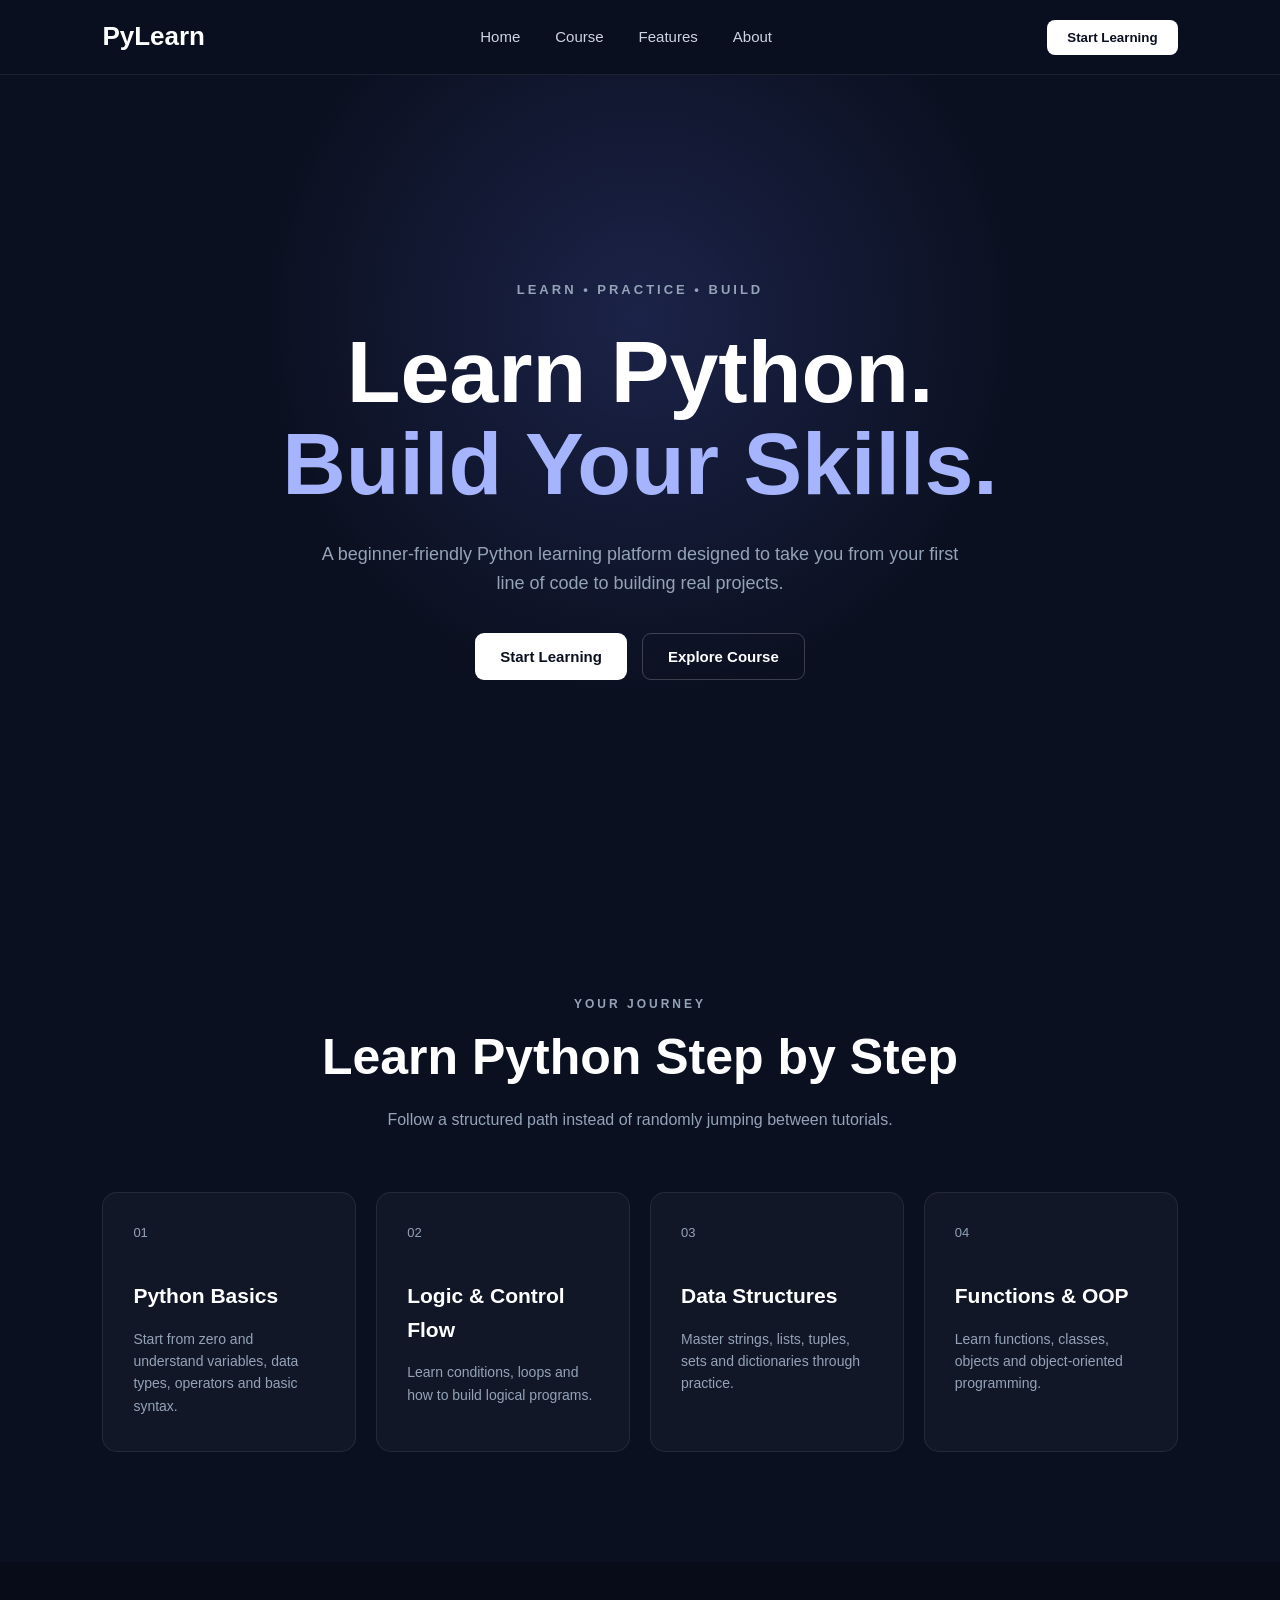
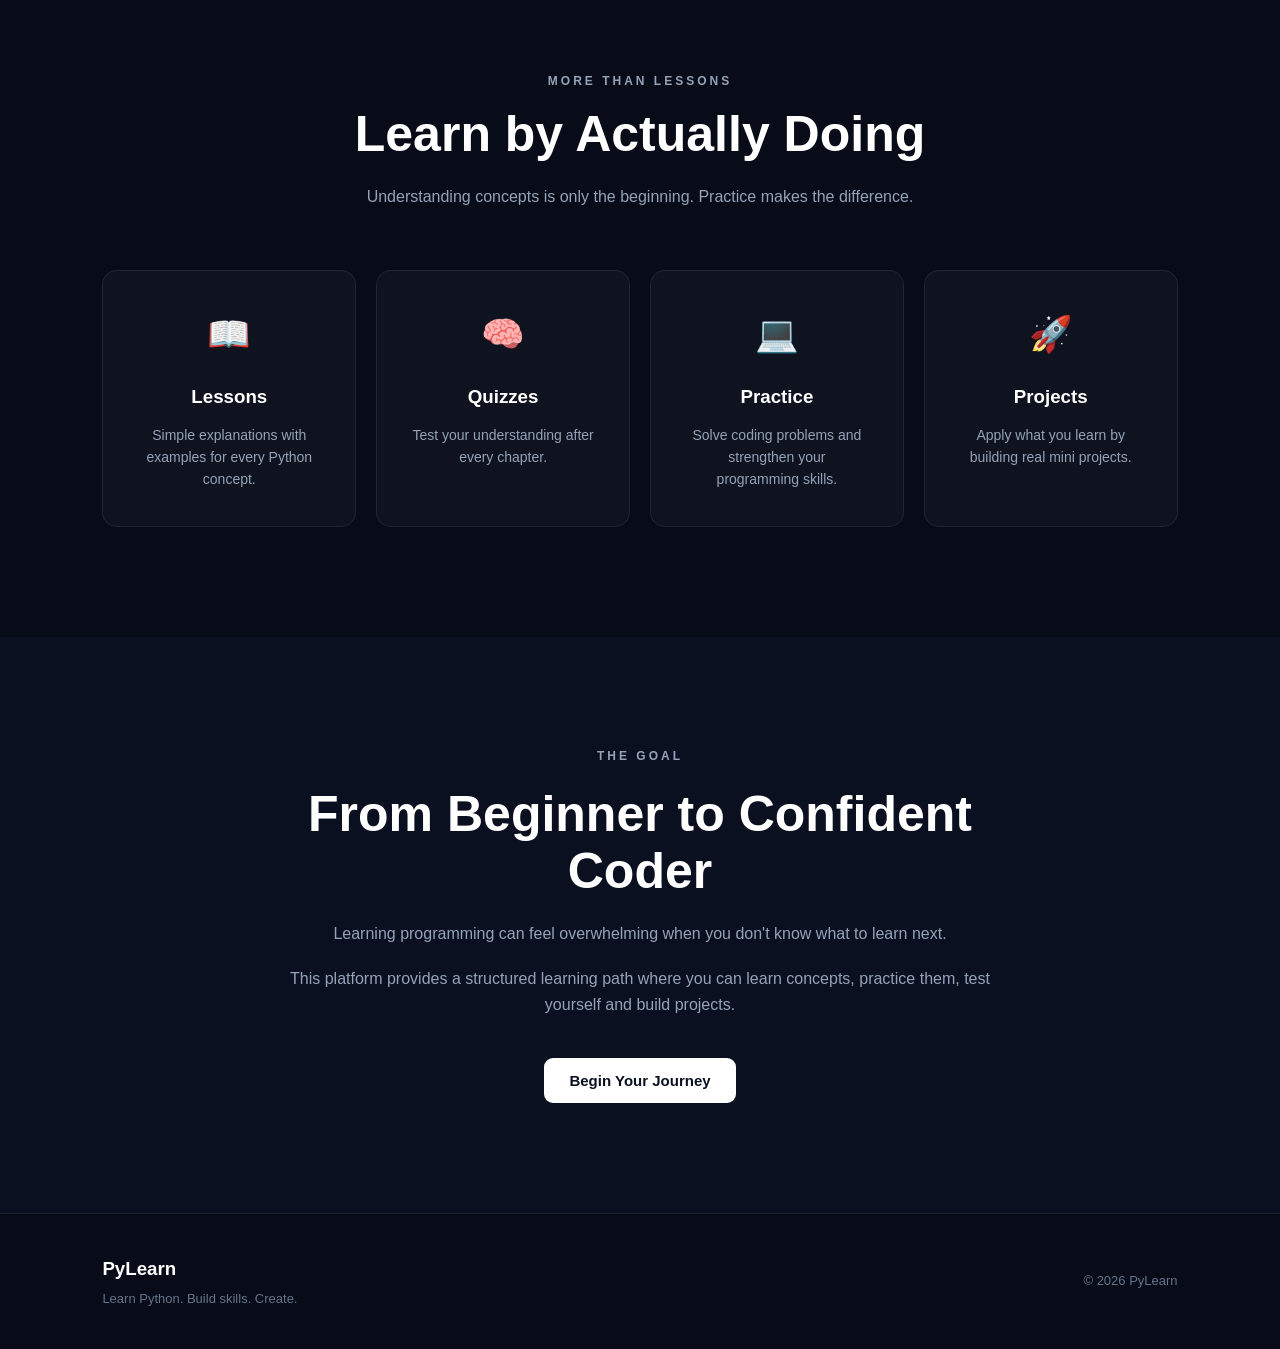
<file: frontend/index.html>
<!DOCTYPE html>
<html lang="en">
<head>
    <meta charset="UTF-8">
    <meta name="viewport" content="width=device-width, initial-scale=1.0">

    <title>Python Learning Platform</title>

    <link rel="stylesheet" href="css/style.css">
</head>

<body>

    <!-- Navigation Bar -->
    <header class="navbar">
        <div class="logo">
            PyLearn
        </div>

        <nav>
            <a href="#home">Home</a>
            <a href="#course">Course</a>
            <a href="#features">Features</a>
            <a href="#about">About</a>
        </nav>

        <button class="nav-button" onclick="startLearning()">
            Start Learning
        </button>
    </header>


    <!-- Hero Section -->
    <main>

        <section class="hero" id="home">

            <div class="hero-content">

                <p class="tagline">LEARN • PRACTICE • BUILD</p>

                <h1>
                    Learn Python.
                    <span>Build Your Skills.</span>
                </h1>

                <p class="hero-description">
                    A beginner-friendly Python learning platform designed
                    to take you from your first line of code to building
                    real projects.
                </p>

                <div class="hero-buttons">
                    <button class="primary-button" onclick="startLearning()">
                        Start Learning
                    </button>

                    <button class="secondary-button" onclick="exploreCourse()">
                        Explore Course
                    </button>
                </div>

            </div>

        </section>


        <!-- Course Section -->
        <section class="course-section" id="course">

            <div class="section-heading">
                <p class="section-label">YOUR JOURNEY</p>

                <h2>
                    Learn Python Step by Step
                </h2>

                <p>
                    Follow a structured path instead of randomly jumping
                    between tutorials.
                </p>
            </div>


            <div class="course-grid">

                <div class="course-card">
                    <div class="card-number">01</div>

                    <h3>Python Basics</h3>

                    <p>
                        Start from zero and understand variables,
                        data types, operators and basic syntax.
                    </p>
                </div>


                <div class="course-card">
                    <div class="card-number">02</div>

                    <h3>Logic & Control Flow</h3>

                    <p>
                        Learn conditions, loops and how to build
                        logical programs.
                    </p>
                </div>


                <div class="course-card">
                    <div class="card-number">03</div>

                    <h3>Data Structures</h3>

                    <p>
                        Master strings, lists, tuples, sets and
                        dictionaries through practice.
                    </p>
                </div>


                <div class="course-card">
                    <div class="card-number">04</div>

                    <h3>Functions & OOP</h3>

                    <p>
                        Learn functions, classes, objects and
                        object-oriented programming.
                    </p>
                </div>

            </div>

        </section>


        <!-- Features Section -->
        <section class="features-section" id="features">

            <div class="section-heading">
                <p class="section-label">MORE THAN LESSONS</p>

                <h2>
                    Learn by Actually Doing
                </h2>

                <p>
                    Understanding concepts is only the beginning.
                    Practice makes the difference.
                </p>
            </div>


            <div class="features-grid">

                <div class="feature-card">

                    <div class="feature-icon">
                        📖
                    </div>

                    <h3>Lessons</h3>

                    <p>
                        Simple explanations with examples
                        for every Python concept.
                    </p>

                </div>


                <div class="feature-card">

                    <div class="feature-icon">
                        🧠
                    </div>

                    <h3>Quizzes</h3>

                    <p>
                        Test your understanding after every
                        chapter.
                    </p>

                </div>


                <div class="feature-card">

                    <div class="feature-icon">
                        💻
                    </div>

                    <h3>Practice</h3>

                    <p>
                        Solve coding problems and strengthen
                        your programming skills.
                    </p>

                </div>


                <div class="feature-card">

                    <div class="feature-icon">
                        🚀
                    </div>

                    <h3>Projects</h3>

                    <p>
                        Apply what you learn by building
                        real mini projects.
                    </p>

                </div>

            </div>

        </section>


        <!-- About Section -->
        <section class="about-section" id="about">

            <div class="about-content">

                <p class="section-label">THE GOAL</p>

                <h2>
                    From Beginner to Confident Coder
                </h2>

                <p>
                    Learning programming can feel overwhelming when
                    you don't know what to learn next.
                </p>

                <p>
                    This platform provides a structured learning path
                    where you can learn concepts, practice them,
                    test yourself and build projects.
                </p>

                <button class="primary-button" onclick="startLearning()">
                    Begin Your Journey
                </button>

            </div>

        </section>

    </main>


    <!-- Footer -->
    <footer>

        <div class="footer-content">

            <div>
                <h3>PyLearn</h3>

                <p>
                    Learn Python. Build skills. Create.
                </p>
            </div>

            <div>
                <p>
                    © 2026 PyLearn
                </p>
            </div>

        </div>

    </footer>


    <!-- JavaScript -->
    <script src="js/script.js"></script>

</body>
</html>
</file>
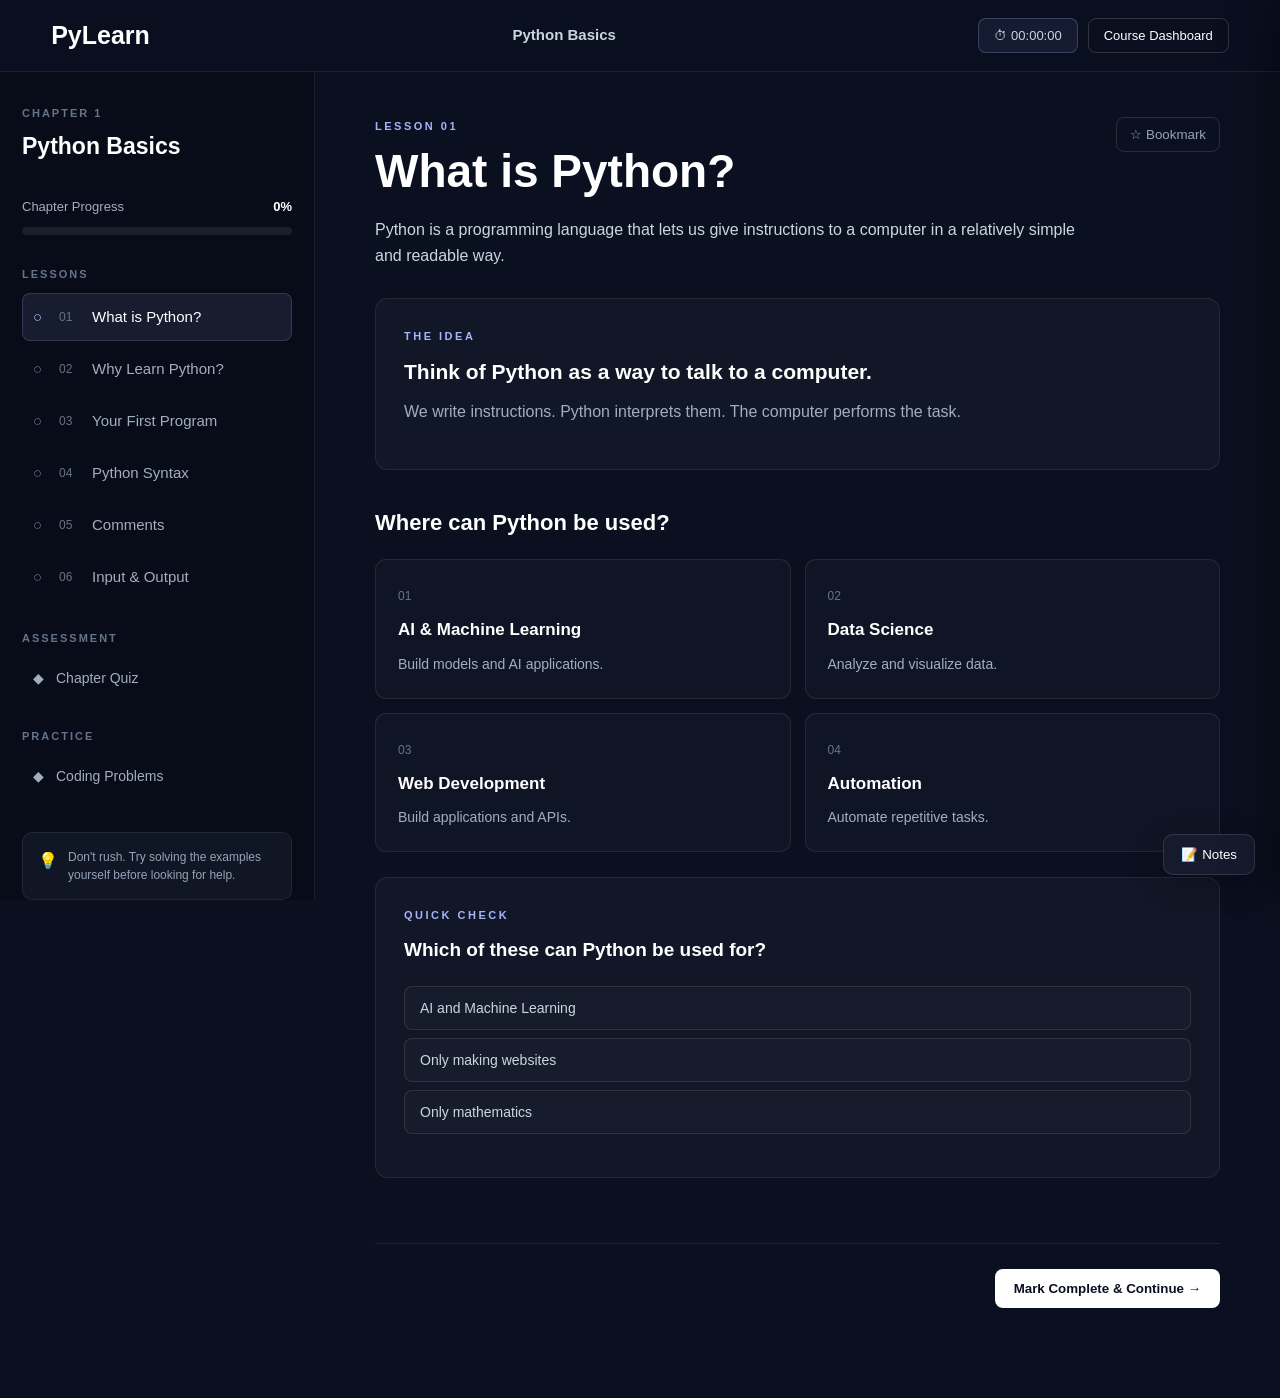
<file: frontend/chapter1.html>
<!DOCTYPE html>
<html lang="en">

<head>

    <meta charset="UTF-8">

    <meta name="viewport" content="width=device-width, initial-scale=1.0">

    <title>Chapter 1 | Python Basics | PyLearn</title>

    <link rel="stylesheet" href="css/chapter.css">

</head>


<body>


    <!-- ========================================
         TOP NAVIGATION
    ========================================= -->

    <header class="chapter-navbar">

        <div class="logo">
            PyLearn
        </div>


        <div class="chapter-title">
            Python Basics
        </div>


        <div class="nav-actions">

            <button
                class="timer-button"
                onclick="toggleTimer()"
            >
                <span>⏱</span>
                <span id="timerDisplay">00:00:00</span>
            </button>


            <button
                class="back-button"
                onclick="goToCourse()"
            >
                Course Dashboard
            </button>

        </div>

    </header>



    <!-- ========================================
         MAIN LEARNING LAYOUT
    ========================================= -->

    <main class="learning-layout">


        <!-- ====================================
             SIDEBAR
        ===================================== -->

        <aside class="lesson-sidebar">


            <div class="sidebar-heading">

                <p>
                    CHAPTER 1
                </p>

                <h2>
                    Python Basics
                </h2>

            </div>


            <!-- Chapter Progress -->

            <div class="chapter-progress">

                <div class="progress-info">

                    <span>
                        Chapter Progress
                    </span>

                    <strong id="chapterProgressText">
                        0%
                    </strong>

                </div>


                <div class="progress-bar">

                    <div
                        id="chapterProgressFill"
                        class="progress-fill"
                    ></div>

                </div>

            </div>



            <!-- LESSONS -->

            <div class="sidebar-section">

                <div class="sidebar-section-title">
                    LESSONS
                </div>


                <div class="lesson-list">


                    <button
                        class="lesson-item active"
                        onclick="showLesson(1)"
                        id="lessonButton1"
                    >

                        <span class="lesson-status" id="status1">
                            ○
                        </span>

                        <span class="lesson-number">
                            01
                        </span>

                        <span class="lesson-name">
                            What is Python?
                        </span>

                    </button>


                    <button
                        class="lesson-item"
                        onclick="showLesson(2)"
                        id="lessonButton2"
                    >

                        <span class="lesson-status" id="status2">
                            ○
                        </span>

                        <span class="lesson-number">
                            02
                        </span>

                        <span class="lesson-name">
                            Why Learn Python?
                        </span>

                    </button>


                    <button
                        class="lesson-item"
                        onclick="showLesson(3)"
                        id="lessonButton3"
                    >

                        <span class="lesson-status" id="status3">
                            ○
                        </span>

                        <span class="lesson-number">
                            03
                        </span>

                        <span class="lesson-name">
                            Your First Program
                        </span>

                    </button>


                    <button
                        class="lesson-item"
                        onclick="showLesson(4)"
                        id="lessonButton4"
                    >

                        <span class="lesson-status" id="status4">
                            ○
                        </span>

                        <span class="lesson-number">
                            04
                        </span>

                        <span class="lesson-name">
                            Python Syntax
                        </span>

                    </button>


                    <button
                        class="lesson-item"
                        onclick="showLesson(5)"
                        id="lessonButton5"
                    >

                        <span class="lesson-status" id="status5">
                            ○
                        </span>

                        <span class="lesson-number">
                            05
                        </span>

                        <span class="lesson-name">
                            Comments
                        </span>

                    </button>


                    <button
                        class="lesson-item"
                        onclick="showLesson(6)"
                        id="lessonButton6"
                    >

                        <span class="lesson-status" id="status6">
                            ○
                        </span>

                        <span class="lesson-number">
                            06
                        </span>

                        <span class="lesson-name">
                            Input & Output
                        </span>

                    </button>

                </div>

            </div>



            <!-- ASSESSMENT -->

            <div class="sidebar-section">

                <div class="sidebar-section-title">
                    ASSESSMENT
                </div>


                <button
                    class="special-item"
                    onclick="showLesson(7)"
                    id="lessonButton7"
                >

                    <span>
                        ◆
                    </span>

                    <span>
                        Chapter Quiz
                    </span>

                </button>

            </div>



            <!-- PRACTICE -->

            <div class="sidebar-section">

                <div class="sidebar-section-title">
                    PRACTICE
                </div>


                <button
                    class="special-item"
                    onclick="showLesson(8)"
                    id="lessonButton8"
                >

                    <span>
                        ◆
                    </span>

                    <span>
                        Coding Problems
                    </span>

                </button>

            </div>



            <!-- SIDEBAR NOTES -->

            <div class="sidebar-note">

                <span>
                    💡
                </span>

                <p>
                    Don't rush. Try solving the examples
                    yourself before looking for help.
                </p>

            </div>

        </aside>



        <!-- ====================================
             CONTENT
        ===================================== -->

        <section class="lesson-content">


            <!-- ==================================
                 LESSON 1
            =================================== -->

            <article
                class="lesson-page active"
                id="lesson1"
            >

                <div class="lesson-top">

                    <div>

                        <div class="lesson-label">
                            LESSON 01
                        </div>

                        <h1>
                            What is Python?
                        </h1>

                    </div>


                    <button
                        class="bookmark-button"
                        onclick="toggleBookmark(1)"
                        id="bookmark1"
                    >
                        ☆ Bookmark
                    </button>

                </div>


                <p class="lesson-intro">
                    Python is a programming language that lets
                    us give instructions to a computer in a
                    relatively simple and readable way.
                </p>


                <div class="learn-card">

                    <div class="card-label">
                        THE IDEA
                    </div>

                    <h2>
                        Think of Python as a way to talk to a computer.
                    </h2>

                    <p>
                        We write instructions. Python interprets
                        them. The computer performs the task.
                    </p>

                </div>


                <h2 class="content-heading">
                    Where can Python be used?
                </h2>


                <div class="topic-grid">

                    <div class="topic-card">

                        <span class="topic-number">
                            01
                        </span>

                        <h3>
                            AI & Machine Learning
                        </h3>

                        <p>
                            Build models and AI applications.
                        </p>

                    </div>


                    <div class="topic-card">

                        <span class="topic-number">
                            02
                        </span>

                        <h3>
                            Data Science
                        </h3>

                        <p>
                            Analyze and visualize data.
                        </p>

                    </div>


                    <div class="topic-card">

                        <span class="topic-number">
                            03
                        </span>

                        <h3>
                            Web Development
                        </h3>

                        <p>
                            Build applications and APIs.
                        </p>

                    </div>


                    <div class="topic-card">

                        <span class="topic-number">
                            04
                        </span>

                        <h3>
                            Automation
                        </h3>

                        <p>
                            Automate repetitive tasks.
                        </p>

                    </div>

                </div>


                <div class="quick-check">

                    <div class="card-label">
                        QUICK CHECK
                    </div>

                    <h3>
                        Which of these can Python be used for?
                    </h3>

                    <div class="answer-options">

                        <button onclick="checkAnswer(this, true)">
                            AI and Machine Learning
                        </button>

                        <button onclick="checkAnswer(this, false)">
                            Only making websites
                        </button>

                        <button onclick="checkAnswer(this, false)">
                            Only mathematics
                        </button>

                    </div>

                    <p
                        class="check-result"
                        id="checkResult1"
                    ></p>

                </div>


                <div class="lesson-navigation">

                    <span></span>

                    <button
                        class="next-button"
                        onclick="completeAndNext(1)"
                    >
                        Mark Complete & Continue →
                    </button>

                </div>

            </article>



            <!-- ==================================
                 LESSON 2
            =================================== -->

            <article
                class="lesson-page"
                id="lesson2"
            >

                <div class="lesson-top">

                    <div>

                        <div class="lesson-label">
                            LESSON 02
                        </div>

                        <h1>
                            Why Learn Python?
                        </h1>

                    </div>


                    <button
                        class="bookmark-button"
                        onclick="toggleBookmark(2)"
                        id="bookmark2"
                    >
                        ☆ Bookmark
                    </button>

                </div>


                <p class="lesson-intro">
                    Python is popular because it is relatively
                    easy to read while still being powerful enough
                    for real-world development.
                </p>


                <div class="learn-card">

                    <div class="card-label">
                        REMEMBER
                    </div>

                    <h2>
                        Don't learn Python just by reading Python.
                    </h2>

                    <p>
                        You will learn faster by writing small
                        programs, making mistakes and fixing them.
                    </p>

                </div>


                <h2 class="content-heading">
                    Your learning path
                </h2>


                <div class="path-grid">

                    <div class="path-item">
                        <strong>Learn</strong>
                        <span>Understand the concept.</span>
                    </div>

                    <div class="path-item">
                        <strong>Try</strong>
                        <span>Write a small program.</span>
                    </div>

                    <div class="path-item">
                        <strong>Practice</strong>
                        <span>Solve problems yourself.</span>
                    </div>

                    <div class="path-item">
                        <strong>Build</strong>
                        <span>Use your skills in projects.</span>
                    </div>

                </div>


                <div class="quick-check">

                    <div class="card-label">
                        THINK
                    </div>

                    <h3>
                        What should you do after learning a concept?
                    </h3>

                    <div class="answer-options">

                        <button onclick="checkAnswer(this, false)">
                            Immediately ask AI for the answer
                        </button>

                        <button onclick="checkAnswer(this, true)">
                            Try writing code yourself
                        </button>

                        <button onclick="checkAnswer(this, false)">
                            Skip it and move to the next chapter
                        </button>

                    </div>

                </div>


                <div class="lesson-navigation">

                    <button
                        class="previous-button"
                        onclick="showLesson(1)"
                    >
                        ← Previous
                    </button>


                    <button
                        class="next-button"
                        onclick="completeAndNext(2)"
                    >
                        Mark Complete & Continue →
                    </button>

                </div>

            </article>



            <!-- ==================================
                 LESSON 3
            =================================== -->

            <article
                class="lesson-page"
                id="lesson3"
            >

                <div class="lesson-top">

                    <div>

                        <div class="lesson-label">
                            LESSON 03
                        </div>

                        <h1>
                            Your First Python Program
                        </h1>

                    </div>


                    <button
                        class="bookmark-button"
                        onclick="toggleBookmark(3)"
                        id="bookmark3"
                    >
                        ☆ Bookmark
                    </button>

                </div>


                <p class="lesson-intro">
                    Let's write your first Python statement.
                </p>


                <div class="try-card">

                    <div class="try-header">

                        <div>

                            <div class="card-label">
                                EXAMPLE
                            </div>

                            <h3>
                                Print something on the screen
                            </h3>

                        </div>

                        <span class="python-tag">
                            Python
                        </span>

                    </div>


                    <div class="code-editor">

                        <div class="editor-top">
                            <span></span>

                            <span>
                                example.py
                            </span>

                            <span>
                                Python
                            </span>
                        </div>


                        <pre><code>print("Hello, World!")</code></pre>

                    </div>


                    <div class="output-area">

                        <div class="output-title">
                            OUTPUT
                        </div>

                        <div class="output-content">
                            Hello, World!
                        </div>

                    </div>


                    <button
                        class="run-button"
                        onclick="showRunnerMessage()"
                    >
                        ▶ Run
                    </button>

                </div>


                <div class="challenge-card">

                    <div class="card-label">
                        TRY IT
                    </div>

                    <h3>
                        Change the message.
                    </h3>

                    <p>
                        What happens if you replace
                        <strong>Hello, World!</strong> with
                        your own message?
                    </p>


                    <div class="challenge-code">
                        print("I am learning Python!")
                    </div>


                    <button
                        class="run-button"
                        onclick="showRunnerMessage()"
                    >
                        ▶ Run & Check
                    </button>

                    <p class="runner-note">
                        The live Python runner will be connected
                        here in the next development step.
                    </p>

                </div>


                <div class="quick-check">

                    <div class="card-label">
                        QUICK CHECK
                    </div>

                    <h3>
                        What does <code>print()</code> do?
                    </h3>

                    <div class="answer-options">

                        <button onclick="checkAnswer(this, true)">
                            Displays output
                        </button>

                        <button onclick="checkAnswer(this, false)">
                            Takes user input
                        </button>

                        <button onclick="checkAnswer(this, false)">
                            Creates a loop
                        </button>

                    </div>

                </div>


                <div class="lesson-navigation">

                    <button
                        class="previous-button"
                        onclick="showLesson(2)"
                    >
                        ← Previous
                    </button>


                    <button
                        class="next-button"
                        onclick="completeAndNext(3)"
                    >
                        Mark Complete & Continue →
                    </button>

                </div>

            </article>



            <!-- ==================================
                 LESSON 4
            =================================== -->

            <article
                class="lesson-page"
                id="lesson4"
            >

                <div class="lesson-top">

                    <div>

                        <div class="lesson-label">
                            LESSON 04
                        </div>

                        <h1>
                            Python Syntax
                        </h1>

                    </div>


                    <button
                        class="bookmark-button"
                        onclick="toggleBookmark(4)"
                        id="bookmark4"
                    >
                        ☆ Bookmark
                    </button>

                </div>


                <p class="lesson-intro">
                    Syntax means the rules for writing code
                    correctly.
                </p>


                <div class="learn-card">

                    <div class="card-label">
                        THE IMPORTANT PART
                    </div>

                    <h2>
                        Python uses indentation to define blocks.
                    </h2>

                    <p>
                        This becomes especially important when
                        we start writing conditions, loops and
                        functions.
                    </p>

                </div>


                <div class="try-card">

                    <div class="try-header">

                        <div>

                            <div class="card-label">
                                EXAMPLE
                            </div>

                            <h3>
                                Indentation matters
                            </h3>

                        </div>

                        <span class="python-tag">
                            Python
                        </span>

                    </div>


                    <div class="code-editor">

                        <div class="editor-top">

                            <span></span>

                            <span>
                                syntax.py
                            </span>

                            <span>
                                Python
                            </span>

                        </div>


                        <pre><code>if 10 > 5:
    print("10 is greater than 5")</code></pre>

                    </div>


                    <div class="output-area">

                        <div class="output-title">
                            OUTPUT
                        </div>

                        <div class="output-content">
                            10 is greater than 5
                        </div>

                    </div>


                    <button
                        class="run-button"
                        onclick="showRunnerMessage()"
                    >
                        ▶ Run
                    </button>

                </div>


                <div class="quick-check">

                    <div class="card-label">
                        QUICK CHECK
                    </div>

                    <h3>
                        Why is indentation important in Python?
                    </h3>

                    <div class="answer-options">

                        <button onclick="checkAnswer(this, true)">
                            It defines blocks of code
                        </button>

                        <button onclick="checkAnswer(this, false)">
                            It changes the computer's screen size
                        </button>

                        <button onclick="checkAnswer(this, false)">
                            It is only for decoration
                        </button>

                    </div>

                </div>


                <div class="lesson-navigation">

                    <button
                        class="previous-button"
                        onclick="showLesson(3)"
                    >
                        ← Previous
                    </button>


                    <button
                        class="next-button"
                        onclick="completeAndNext(4)"
                    >
                        Mark Complete & Continue →
                    </button>

                </div>

            </article>



            <!-- ==================================
                 LESSON 5
            =================================== -->

            <article
                class="lesson-page"
                id="lesson5"
            >

                <div class="lesson-top">

                    <div>

                        <div class="lesson-label">
                            LESSON 05
                        </div>

                        <h1>
                            Comments
                        </h1>

                    </div>


                    <button
                        class="bookmark-button"
                        onclick="toggleBookmark(5)"
                        id="bookmark5"
                    >
                        ☆ Bookmark
                    </button>

                </div>


                <p class="lesson-intro">
                    Comments let you leave notes in your code
                    that Python does not execute.
                </p>


                <div class="try-card">

                    <div class="try-header">

                        <div>

                            <div class="card-label">
                                EXAMPLE
                            </div>

                            <h3>
                                A simple comment
                            </h3>

                        </div>

                        <span class="python-tag">
                            Python
                        </span>

                    </div>


                    <div class="code-editor">

                        <div class="editor-top">

                            <span></span>

                            <span>
                                comments.py
                            </span>

                            <span>
                                Python
                            </span>

                        </div>


                        <pre><code># This is a comment

print("Hello")</code></pre>

                    </div>


                    <div class="output-area">

                        <div class="output-title">
                            OUTPUT
                        </div>

                        <div class="output-content">
                            Hello
                        </div>

                    </div>


                    <button
                        class="run-button"
                        onclick="showRunnerMessage()"
                    >
                        ▶ Run
                    </button>

                </div>


                <div class="quick-check">

                    <div class="card-label">
                        QUICK CHECK
                    </div>

                    <h3>
                        Which symbol starts a Python comment?
                    </h3>

                    <div class="answer-options">

                        <button onclick="checkAnswer(this, false)">
                            /
                        </button>

                        <button onclick="checkAnswer(this, true)">
                            #
                        </button>

                        <button onclick="checkAnswer(this, false)">
                            $
                        </button>

                    </div>

                </div>


                <div class="lesson-navigation">

                    <button
                        class="previous-button"
                        onclick="showLesson(4)"
                    >
                        ← Previous
                    </button>


                    <button
                        class="next-button"
                        onclick="completeAndNext(5)"
                    >
                        Mark Complete & Continue →
                    </button>

                </div>

            </article>



            <!-- ==================================
                 LESSON 6
            =================================== -->

            <article
                class="lesson-page"
                id="lesson6"
            >

                <div class="lesson-top">

                    <div>

                        <div class="lesson-label">
                            LESSON 06
                        </div>

                        <h1>
                            Input & Output
                        </h1>

                    </div>


                    <button
                        class="bookmark-button"
                        onclick="toggleBookmark(6)"
                        id="bookmark6"
                    >
                        ☆ Bookmark
                    </button>

                </div>


                <p class="lesson-intro">
                    A program becomes interactive when it can
                    receive information from the user.
                </p>


                <div class="try-card">

                    <div class="try-header">

                        <div>

                            <div class="card-label">
                                EXAMPLE
                            </div>

                            <h3>
                                Get input from the user
                            </h3>

                        </div>

                        <span class="python-tag">
                            Python
                        </span>

                    </div>


                    <div class="code-editor">

                        <div class="editor-top">

                            <span></span>

                            <span>
                                input.py
                            </span>

                            <span>
                                Python
                            </span>

                        </div>


                        <pre><code>name = input("Enter your name: ")

print("Hello", name)</code></pre>

                    </div>


                    <div class="output-area">

                        <div class="output-title">
                            EXAMPLE OUTPUT
                        </div>

                        <div class="output-content">
                            Enter your name: Alex
                            <br>
                            Hello Alex
                        </div>

                    </div>


                    <button
                        class="run-button"
                        onclick="showRunnerMessage()"
                    >
                        ▶ Run
                    </button>

                </div>


                <div class="challenge-card">

                    <div class="card-label">
                        YOUR TURN
                    </div>

                    <h3>
                        Create a simple greeting program.
                    </h3>

                    <p>
                        Ask the user for their name and print
                        a greeting using that name.
                    </p>


                    <div class="challenge-code">
                        # Write your code here
                    </div>


                    <button
                        class="run-button"
                        onclick="showRunnerMessage()"
                    >
                        ▶ Run & Check
                    </button>

                </div>


                <div class="info-box">

                    <strong>
                        Next step:
                    </strong>

                    <p>
                        In the next chapter, we'll learn how
                        variables and data types work.
                    </p>

                </div>


                <div class="lesson-navigation">

                    <button
                        class="previous-button"
                        onclick="showLesson(5)"
                    >
                        ← Previous
                    </button>


                    <button
                        class="next-button"
                        onclick="completeAndNext(6)"
                    >
                        Finish Lessons →
                    </button>

                </div>

            </article>



            <!-- ==================================
                 QUIZ
            =================================== -->

           <!-- ==================================
     CHAPTER QUIZ
=================================== -->

<article
    class="lesson-page"
    id="lesson7"
>

    <div class="lesson-top">

        <div>

            <div class="lesson-label">
                ASSESSMENT
            </div>

            <h1>
                Chapter Quiz
            </h1>

        </div>

    </div>


    <p class="lesson-intro">
        Test what you remember before moving on to
        coding practice.
    </p>


    <!-- QUIZ PROGRESS -->

    <div class="quiz-progress-container">

        <div class="quiz-progress-info">

            <span id="quizQuestionNumber">
                Question 1 of 5
            </span>

            <span id="quizScore">
                Score: 0
            </span>

        </div>


        <div class="quiz-progress-bar">

            <div
                id="quizProgressFill"
                class="quiz-progress-fill"
            ></div>

        </div>

    </div>


    <!-- QUIZ CARD -->

    <div
        class="quiz-card"
        id="quizCard"
    >

        <div class="quiz-question">

            <span class="question-label">
                QUESTION
            </span>


            <h2 id="quizQuestion">
                Which function is used to display
                output in Python?
            </h2>


            <div
                class="quiz-options"
                id="quizOptions"
            >

                <!-- Options will be inserted by JavaScript -->

            </div>


            <div
                class="quiz-feedback"
                id="quizFeedback"
            ></div>


            <button
                class="next-question-button"
                id="nextQuestionButton"
                onclick="nextQuestion()"
            >
                Next Question →
            </button>

        </div>

    </div>


    <!-- QUIZ RESULT -->

    <div
        class="quiz-result-card"
        id="quizResultCard"
    >

        <div class="result-icon">
            ★
        </div>


        <div class="card-label">
            QUIZ COMPLETE
        </div>


        <h2 id="finalScore">
            0 / 5
        </h2>


        <p id="finalMessage">
            Your result will appear here.
        </p>


        <div class="result-actions">

            <button
                class="retry-button"
                onclick="startQuiz()"
            >
                Retry Quiz
            </button>


            <button
                class="continue-button"
                onclick="showLesson(8)"
            >
                Continue to Practice →
            </button>

        </div>

    </div>


    <!-- PASSING INFO -->

    <div class="info-box">

        <strong>
            Passing score: 4 / 5
        </strong>

        <p>
            Take your time. Try answering from memory
            before checking the options.
        </p>

    </div>


    <div class="lesson-navigation">

        <button
            class="previous-button"
            onclick="showLesson(6)"
        >
            ← Lessons
        </button>


        <button
            class="next-button"
            onclick="showLesson(8)"
        >
            Coding Practice →
        </button>

    </div>

</article>



            <!-- ==================================
                 CODING PRACTICE
            =================================== -->

            <article
                class="lesson-page"
                id="lesson8"
            >

                <div class="lesson-top">

                    <div>

                        <div class="lesson-label">
                            PRACTICE
                        </div>

                        <h1>
                            Coding Problems
                        </h1>

                    </div>

                </div>


                <p class="lesson-intro">
                    You've learned the basics. Now try solving
                    problems yourself.
                </p>


                <div class="practice-intro">

                    <h2>
                        External Practice
                    </h2>

                    <p>
                        We'll curate 5–6 problems specifically
                        related to the concepts in this chapter.
                    </p>

                </div>


                <div class="problem-list">

                    <a
                        href="#"
                        class="problem-card"
                    >

                        <span>
                            01
                        </span>

                        <div>

                            <strong>
                                Beginner Python Problem
                            </strong>

                            <small>
                                Easy
                            </small>

                        </div>

                        <b>
                            →
                        </b>

                    </a>


                    <a
                        href="#"
                        class="problem-card"
                    >

                        <span>
                            02
                        </span>

                        <div>

                            <strong>
                                Basic Input / Output
                            </strong>

                            <small>
                                Easy
                            </small>

                        </div>

                        <b>
                            →
                        </b>

                    </a>


                    <a
                        href="#"
                        class="problem-card"
                    >

                        <span>
                            03
                        </span>

                        <div>

                            <strong>
                                Simple Programming Problem
                            </strong>

                            <small>
                                Easy
                            </small>

                        </div>

                        <b>
                            →
                        </b>

                    </a>


                    <a
                        href="#"
                        class="problem-card"
                    >

                        <span>
                            04
                        </span>

                        <div>

                            <strong>
                                Python Basics Challenge
                            </strong>

                            <small>
                                Easy
                            </small>

                        </div>

                        <b>
                            →
                        </b>

                    </a>


                    <a
                        href="#"
                        class="problem-card"
                    >

                        <span>
                            05
                        </span>

                        <div>

                            <strong>
                                Beginner Logic Problem
                            </strong>

                            <small>
                                Easy
                            </small>

                        </div>

                        <b>
                            →
                        </b>

                    </a>


                    <a
                        href="#"
                        class="problem-card"
                    >

                        <span>
                            06
                        </span>

                        <div>

                            <strong>
                                Python Practice Challenge
                            </strong>

                            <small>
                                Easy
                            </small>

                        </div>

                        <b>
                            →
                        </b>

                    </a>

                </div>


                <div class="practice-note">

                    <strong>
                        No AI yet.
                    </strong>

                    <p>
                        At the fundamentals level, try solving
                        problems yourself first. AI assistance
                        will unlock later in the course.
                    </p>

                </div>


                <div class="chapter-complete-card">

                    <div>

                        <span class="card-label">
                            MILESTONE
                        </span>

                        <h2>
                            Complete the chapter
                        </h2>

                        <p>
                            Finish the lessons, quiz and practice
                            problems to complete Chapter 1.
                        </p>

                    </div>


                    <button
                        class="complete-button"
                        onclick="completeChapter()"
                    >
                        Complete Chapter
                    </button>

                </div>


                <div class="lesson-navigation">

                    <button
                        class="previous-button"
                        onclick="showLesson(7)"
                    >
                        ← Quiz
                    </button>

                </div>

            </article>


        </section>

    </main>



    <!-- ========================================
         NOTES PANEL
    ========================================= -->

    <div class="notes-panel">

        <div class="notes-header">

            <div>

                <span class="card-label">
                    MY NOTES
                </span>

                <h2>
                    Chapter 1 Notes
                </h2>

            </div>


            <button
                onclick="toggleNotes()"
                class="notes-close"
            >
                ×
            </button>

        </div>


        <textarea
            id="chapterNotes"
            placeholder="Write your own notes here..."
        ></textarea>


        <button
            class="save-notes-button"
            onclick="saveNotes()"
        >
            Save Notes
        </button>


        <p id="notesSaved">
        </p>

    </div>


    <!-- Notes floating button -->

    <button
        class="floating-notes-button"
        onclick="toggleNotes()"
    >
        📝 Notes
    </button>



    <!-- ========================================
         JAVASCRIPT
    ========================================= -->

    <script src="js/chapter.js"></script>

</body>

</html>
</file>
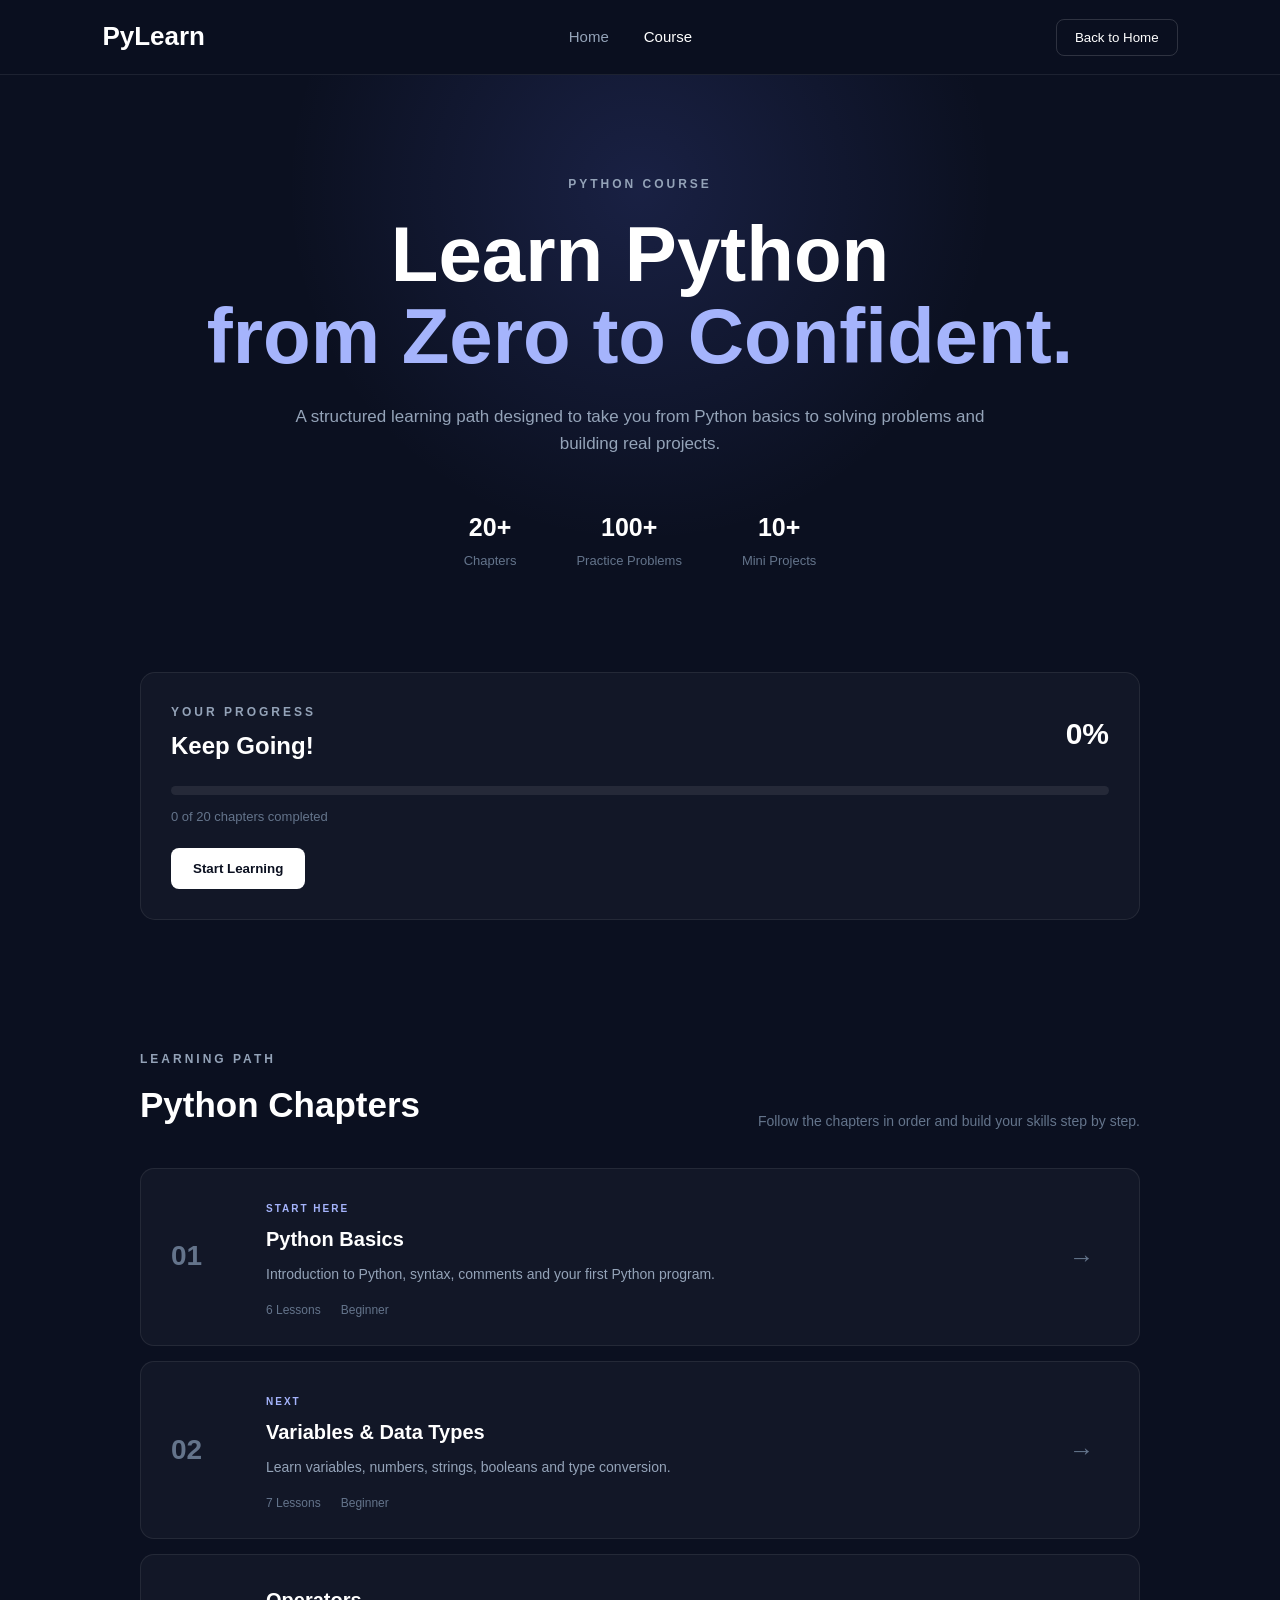
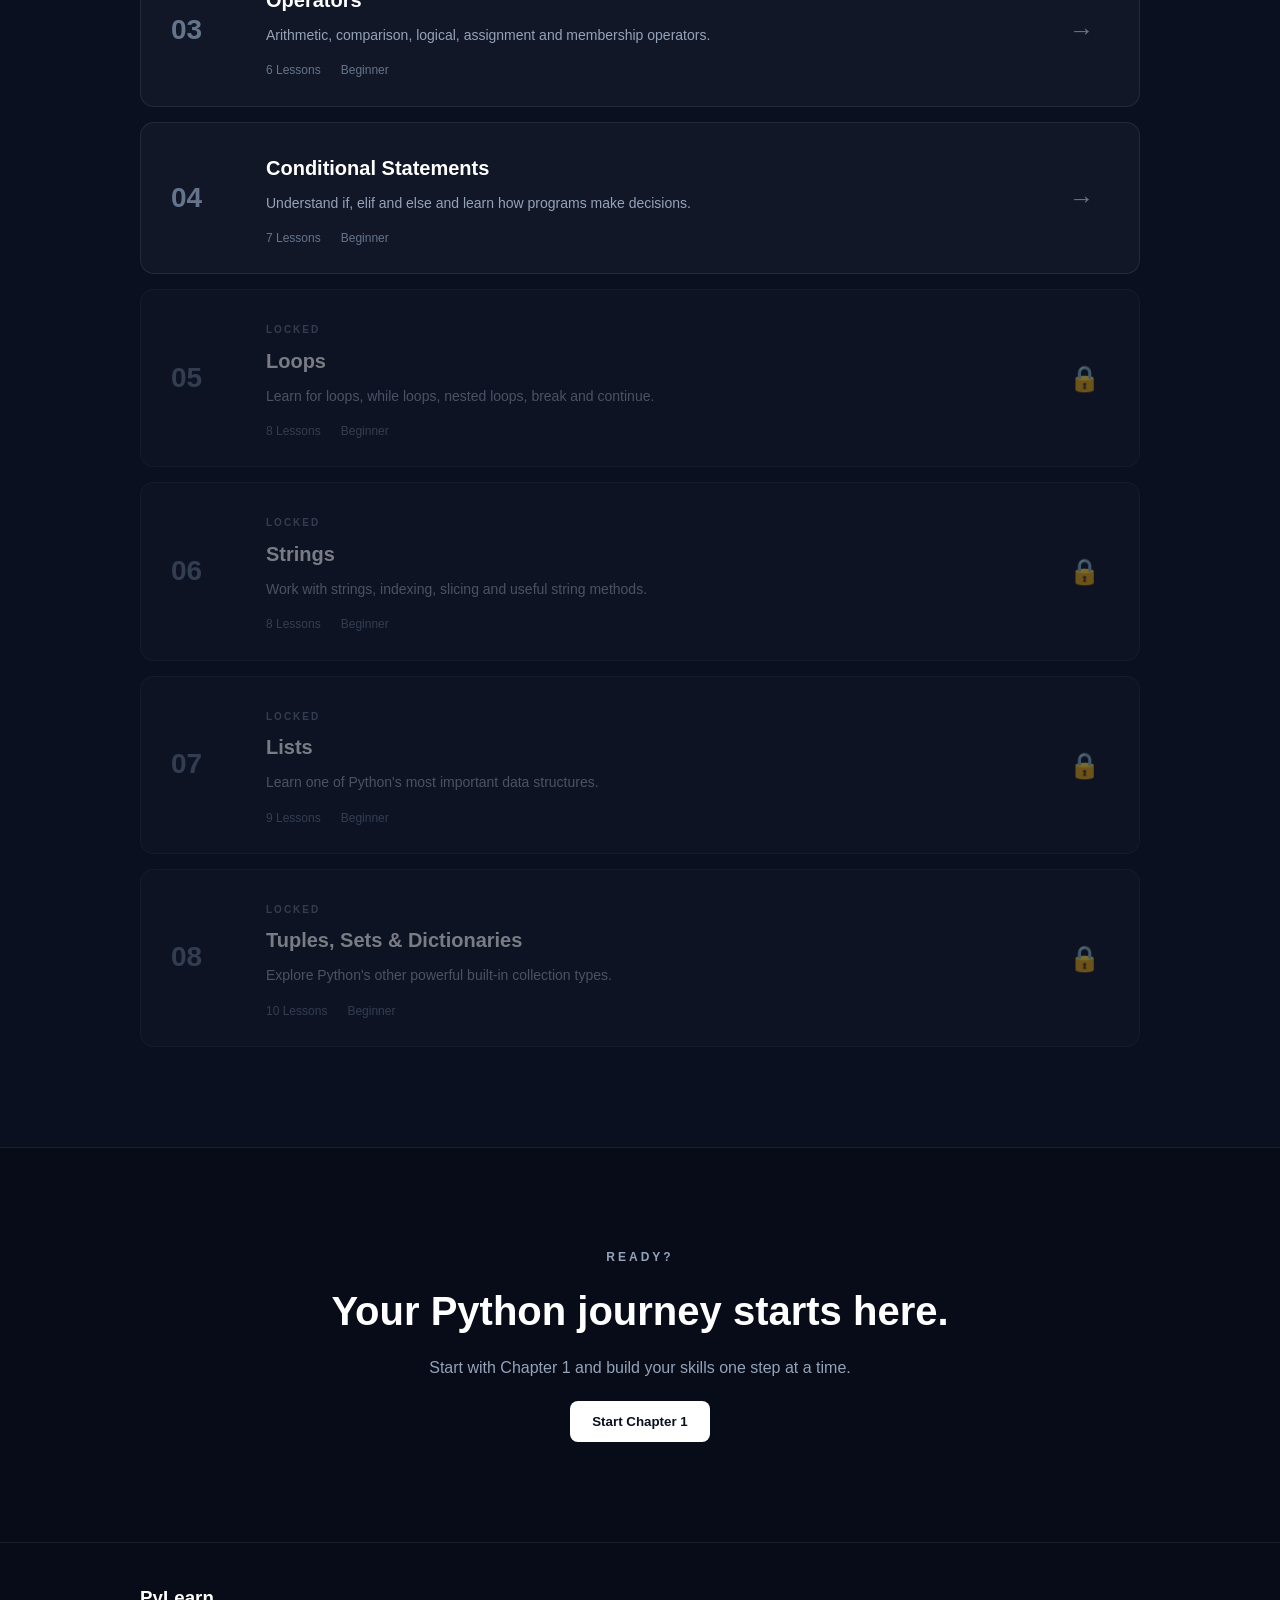
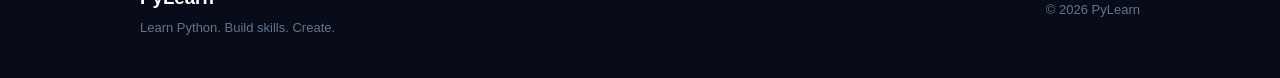
<file: frontend/course.html>
<!DOCTYPE html>
<html lang="en">

<head>

    <meta charset="UTF-8">

    <meta name="viewport" content="width=device-width, initial-scale=1.0">

    <title>Python Course | PyLearn</title>

    <link rel="stylesheet" href="css/course.css">

</head>


<body>


    <!-- ========================================
         NAVIGATION
    ========================================= -->

    <header class="course-navbar">

        <div class="logo">
            PyLearn
        </div>


        <nav>

            <a href="index.html">
                Home
            </a>

            <a href="course.html" class="active">
                Course
            </a>

        </nav>


        <button
            class="back-button"
            onclick="goHome()"
        >
            Back to Home
        </button>

    </header>



    <!-- ========================================
         COURSE HEADER
    ========================================= -->

    <main>


        <section class="course-header">

            <div class="course-header-content">


                <div class="course-label">
                    PYTHON COURSE
                </div>


                <h1>
                    Learn Python
                    <span>from Zero to Confident.</span>
                </h1>


                <p>
                    A structured learning path designed to take
                    you from Python basics to solving problems
                    and building real projects.
                </p>


                <div class="course-stats">

                    <div class="stat">

                        <strong>
                            20+
                        </strong>

                        <span>
                            Chapters
                        </span>

                    </div>


                    <div class="stat">

                        <strong>
                            100+
                        </strong>

                        <span>
                            Practice Problems
                        </span>

                    </div>


                    <div class="stat">

                        <strong>
                            10+
                        </strong>

                        <span>
                            Mini Projects
                        </span>

                    </div>

                </div>

            </div>

        </section>



        <!-- ========================================
             PROGRESS SECTION
        ========================================= -->

        <section class="progress-section">


            <div class="progress-card">


                <div class="progress-top">

                    <div>

                        <p class="small-label">
                            YOUR PROGRESS
                        </p>

                        <h2>
                            Keep Going!
                        </h2>

                    </div>


                    <div class="progress-percentage">
                        0%
                    </div>

                </div>


                <div class="progress-bar">

                    <div
                        class="progress-fill"
                        id="progressFill"
                    ></div>

                </div>


                <p class="progress-text">
                    0 of 20 chapters completed
                </p>


                <button
                    class="continue-button"
                    onclick="continueLearning()"
                >
                    Start Learning
                </button>


            </div>

        </section>



        <!-- ========================================
             CHAPTER SECTION
        ========================================= -->

        <section class="chapters-section">


            <div class="section-heading">

                <div>

                    <p class="small-label">
                        LEARNING PATH
                    </p>

                    <h2>
                        Python Chapters
                    </h2>

                </div>


                <p>
                    Follow the chapters in order and
                    build your skills step by step.
                </p>

            </div>



            <!-- ====================================
                 CHAPTER LIST
            ===================================== -->

            <div class="chapter-list">



                <!-- CHAPTER 1 -->

                <div
                    class="chapter-card available"
                    onclick="openChapter(1)"
                >

                    <div class="chapter-number">
                        01
                    </div>


                    <div class="chapter-info">

                        <span class="chapter-status">
                            START HERE
                        </span>

                        <h3>
                            Python Basics
                        </h3>

                        <p>
                            Introduction to Python,
                            syntax, comments and your
                            first Python program.
                        </p>

                        <div class="chapter-meta">

                            <span>
                                6 Lessons
                            </span>

                            <span>
                                Beginner
                            </span>

                        </div>

                    </div>


                    <div class="chapter-arrow">
                        →
                    </div>

                </div>



                <!-- CHAPTER 2 -->

                <div
                    class="chapter-card available"
                    onclick="openChapter(2)"
                >

                    <div class="chapter-number">
                        02
                    </div>


                    <div class="chapter-info">

                        <span class="chapter-status">
                            NEXT
                        </span>

                        <h3>
                            Variables & Data Types
                        </h3>

                        <p>
                            Learn variables, numbers,
                            strings, booleans and type
                            conversion.
                        </p>

                        <div class="chapter-meta">

                            <span>
                                7 Lessons
                            </span>

                            <span>
                                Beginner
                            </span>

                        </div>

                    </div>


                    <div class="chapter-arrow">
                        →
                    </div>

                </div>



                <!-- CHAPTER 3 -->

                <div
                    class="chapter-card available"
                    onclick="openChapter(3)"
                >

                    <div class="chapter-number">
                        03
                    </div>


                    <div class="chapter-info">

                        <h3>
                            Operators
                        </h3>

                        <p>
                            Arithmetic, comparison,
                            logical, assignment and
                            membership operators.
                        </p>

                        <div class="chapter-meta">

                            <span>
                                6 Lessons
                            </span>

                            <span>
                                Beginner
                            </span>

                        </div>

                    </div>


                    <div class="chapter-arrow">
                        →
                    </div>

                </div>



                <!-- CHAPTER 4 -->

                <div
                    class="chapter-card available"
                    onclick="openChapter(4)"
                >

                    <div class="chapter-number">
                        04
                    </div>


                    <div class="chapter-info">

                        <h3>
                            Conditional Statements
                        </h3>

                        <p>
                            Understand if, elif and else
                            and learn how programs make
                            decisions.
                        </p>

                        <div class="chapter-meta">

                            <span>
                                7 Lessons
                            </span>

                            <span>
                                Beginner
                            </span>

                        </div>

                    </div>


                    <div class="chapter-arrow">
                        →
                    </div>

                </div>



                <!-- CHAPTER 5 -->

                <div
                    class="chapter-card locked"
                >

                    <div class="chapter-number">
                        05
                    </div>


                    <div class="chapter-info">

                        <span class="chapter-status locked-status">
                            LOCKED
                        </span>

                        <h3>
                            Loops
                        </h3>

                        <p>
                            Learn for loops, while loops,
                            nested loops, break and continue.
                        </p>

                        <div class="chapter-meta">

                            <span>
                                8 Lessons
                            </span>

                            <span>
                                Beginner
                            </span>

                        </div>

                    </div>


                    <div class="chapter-arrow">
                        🔒
                    </div>

                </div>



                <!-- CHAPTER 6 -->

                <div
                    class="chapter-card locked"
                >

                    <div class="chapter-number">
                        06
                    </div>


                    <div class="chapter-info">

                        <span class="chapter-status locked-status">
                            LOCKED
                        </span>

                        <h3>
                            Strings
                        </h3>

                        <p>
                            Work with strings, indexing,
                            slicing and useful string methods.
                        </p>

                        <div class="chapter-meta">

                            <span>
                                8 Lessons
                            </span>

                            <span>
                                Beginner
                            </span>

                        </div>

                    </div>


                    <div class="chapter-arrow">
                        🔒
                    </div>

                </div>



                <!-- CHAPTER 7 -->

                <div
                    class="chapter-card locked"
                >

                    <div class="chapter-number">
                        07
                    </div>


                    <div class="chapter-info">

                        <span class="chapter-status locked-status">
                            LOCKED
                        </span>

                        <h3>
                            Lists
                        </h3>

                        <p>
                            Learn one of Python's most
                            important data structures.
                        </p>

                        <div class="chapter-meta">

                            <span>
                                9 Lessons
                            </span>

                            <span>
                                Beginner
                            </span>

                        </div>

                    </div>


                    <div class="chapter-arrow">
                        🔒
                    </div>

                </div>



                <!-- CHAPTER 8 -->

                <div
                    class="chapter-card locked"
                >

                    <div class="chapter-number">
                        08
                    </div>


                    <div class="chapter-info">

                        <span class="chapter-status locked-status">
                            LOCKED
                        </span>

                        <h3>
                            Tuples, Sets & Dictionaries
                        </h3>

                        <p>
                            Explore Python's other powerful
                            built-in collection types.
                        </p>

                        <div class="chapter-meta">

                            <span>
                                10 Lessons
                            </span>

                            <span>
                                Beginner
                            </span>

                        </div>

                    </div>


                    <div class="chapter-arrow">
                        🔒
                    </div>

                </div>



            </div>

        </section>



        <!-- ========================================
             CALL TO ACTION
        ========================================= -->

        <section class="course-cta">

            <div>

                <p class="small-label">
                    READY?
                </p>

                <h2>
                    Your Python journey starts here.
                </h2>

                <p>
                    Start with Chapter 1 and build
                    your skills one step at a time.
                </p>

                <button
                    class="continue-button"
                    onclick="openChapter(1)"
                >
                    Start Chapter 1
                </button>

            </div>

        </section>


    </main>



    <!-- ========================================
         FOOTER
    ========================================= -->

    <footer>

        <div class="footer-content">

            <div>

                <h3>
                    PyLearn
                </h3>

                <p>
                    Learn Python. Build skills. Create.
                </p>

            </div>


            <p>
                © 2026 PyLearn
            </p>

        </div>

    </footer>



    <!-- JAVASCRIPT -->

    <script src="js/course.js"></script>

</body>

</html>
</file>
<file: frontend/css/style.css>
/* ================================
   GENERAL STYLES
================================ */

* {
    margin: 0;
    padding: 0;
    box-sizing: border-box;
}

html {
    scroll-behavior: smooth;
}

body {
    font-family: Arial, Helvetica, sans-serif;
    background-color: #0b1020;
    color: #ffffff;
    line-height: 1.6;
}


/* ================================
   NAVIGATION BAR
================================ */

.navbar {
    width: 100%;
    height: 75px;

    display: flex;
    align-items: center;
    justify-content: space-between;

    padding: 0 8%;

    position: sticky;
    top: 0;
    z-index: 1000;

    background-color: rgba(11, 16, 32, 0.95);

    border-bottom: 1px solid rgba(255, 255, 255, 0.08);
}

.logo {
    font-size: 26px;
    font-weight: bold;
}

.navbar nav {
    display: flex;
    gap: 35px;
}

.navbar nav a {
    color: #cbd5e1;
    text-decoration: none;
    font-size: 15px;

    transition: 0.3s;
}

.navbar nav a:hover {
    color: #ffffff;
}

.nav-button {
    padding: 10px 20px;

    border: none;
    border-radius: 8px;

    background-color: #ffffff;
    color: #0b1020;

    font-weight: bold;
    cursor: pointer;

    transition: 0.3s;
}

.nav-button:hover {
    transform: translateY(-2px);
}


/* ================================
   HERO SECTION
================================ */

.hero {
    min-height: 90vh;

    display: flex;
    align-items: center;
    justify-content: center;

    text-align: center;

    padding: 80px 8%;

    background:
        radial-gradient(
            circle at 50% 30%,
            rgba(100, 120, 255, 0.18),
            transparent 45%
        );
}

.hero-content {
    max-width: 850px;
}

.tagline {
    font-size: 13px;
    letter-spacing: 3px;
    font-weight: bold;

    color: #94a3b8;

    margin-bottom: 25px;
}

.hero h1 {
    font-size: clamp(48px, 7vw, 88px);
    line-height: 1.05;

    margin-bottom: 30px;
}

.hero h1 span {
    display: block;
    color: #a5b4fc;
}

.hero-description {
    max-width: 650px;
    margin: 0 auto 35px;

    font-size: 18px;
    color: #94a3b8;
}

.hero-buttons {
    display: flex;
    justify-content: center;
    gap: 15px;

    flex-wrap: wrap;
}

.primary-button,
.secondary-button {
    padding: 14px 25px;

    border-radius: 9px;

    font-size: 15px;
    font-weight: bold;

    cursor: pointer;

    transition: 0.3s;
}

.primary-button {
    border: none;

    background-color: #ffffff;
    color: #0b1020;
}

.primary-button:hover {
    transform: translateY(-3px);
}

.secondary-button {
    border: 1px solid rgba(255, 255, 255, 0.2);

    background-color: transparent;
    color: #ffffff;
}

.secondary-button:hover {
    background-color: rgba(255, 255, 255, 0.08);
}


/* ================================
   COMMON SECTION STYLES
================================ */

.course-section,
.features-section,
.about-section {
    padding: 110px 8%;
}

.section-heading {
    text-align: center;

    max-width: 700px;

    margin: 0 auto 60px;
}

.section-label {
    font-size: 12px;

    letter-spacing: 3px;

    color: #94a3b8;

    font-weight: bold;

    margin-bottom: 15px;
}

.section-heading h2,
.about-content h2 {
    font-size: clamp(32px, 5vw, 50px);

    line-height: 1.15;

    margin-bottom: 20px;
}

.section-heading > p:last-child,
.about-content > p {
    color: #94a3b8;
}


/* ================================
   COURSE CARDS
================================ */

.course-grid {
    max-width: 1100px;

    margin: auto;

    display: grid;

    grid-template-columns: repeat(4, 1fr);

    gap: 20px;
}

.course-card {
    padding: 30px;

    min-height: 260px;

    border: 1px solid rgba(255, 255, 255, 0.08);

    border-radius: 15px;

    background-color: rgba(255, 255, 255, 0.03);

    transition: 0.3s;
}

.course-card:hover {
    transform: translateY(-7px);

    border-color: rgba(255, 255, 255, 0.2);
}

.card-number {
    font-size: 13px;

    color: #94a3b8;

    margin-bottom: 35px;
}

.course-card h3 {
    font-size: 21px;

    margin-bottom: 15px;
}

.course-card p {
    color: #94a3b8;

    font-size: 14px;
}


/* ================================
   FEATURES
================================ */

.features-section {
    background-color: #080c18;
}

.features-grid {
    max-width: 1100px;

    margin: auto;

    display: grid;

    grid-template-columns: repeat(4, 1fr);

    gap: 20px;
}

.feature-card {
    padding: 35px;

    text-align: center;

    border-radius: 15px;

    background-color: rgba(255, 255, 255, 0.03);

    border: 1px solid rgba(255, 255, 255, 0.08);
}

.feature-icon {
    font-size: 35px;

    margin-bottom: 20px;
}

.feature-card h3 {
    margin-bottom: 12px;
}

.feature-card p {
    color: #94a3b8;

    font-size: 14px;
}


/* ================================
   ABOUT
================================ */

.about-section {
    display: flex;

    justify-content: center;

    text-align: center;
}

.about-content {
    max-width: 750px;
}

.about-content p {
    margin-bottom: 20px;
}

.about-content .primary-button {
    margin-top: 20px;
}


/* ================================
   FOOTER
================================ */

footer {
    padding: 40px 8%;

    border-top: 1px solid rgba(255, 255, 255, 0.08);

    background-color: #080c18;
}

.footer-content {
    max-width: 1100px;

    margin: auto;

    display: flex;

    justify-content: space-between;

    align-items: center;
}

.footer-content h3 {
    margin-bottom: 5px;
}

.footer-content p {
    color: #64748b;

    font-size: 13px;
}


/* ================================
   RESPONSIVE DESIGN
================================ */

@media (max-width: 900px) {

    .navbar nav {
        display: none;
    }

    .course-grid,
    .features-grid {
        grid-template-columns: repeat(2, 1fr);
    }

    .hero h1 {
        font-size: 55px;
    }
}


@media (max-width: 600px) {

    .navbar {
        padding: 0 5%;
    }

    .nav-button {
        display: none;
    }

    .hero {
        padding: 60px 5%;
    }

    .hero h1 {
        font-size: 43px;
    }

    .hero-description {
        font-size: 16px;
    }

    .course-section,
    .features-section,
    .about-section {
        padding: 80px 5%;
    }

    .course-grid,
    .features-grid {
        grid-template-columns: 1fr;
    }

    .footer-content {
        flex-direction: column;

        gap: 15px;

        text-align: center;
    }
}
</file>
<file: frontend/css/chapter.css>
/* ========================================
   CHAPTER PAGE
======================================== */

* {
    margin: 0;
    padding: 0;
    box-sizing: border-box;
}


html {
    scroll-behavior: smooth;
}


body {
    font-family: Arial, Helvetica, sans-serif;

    background: #0b1020;

    color: #ffffff;

    line-height: 1.65;
}


/* ========================================
   NAVBAR
======================================== */

.chapter-navbar {
    height: 72px;

    padding: 0 4%;

    display: flex;

    align-items: center;

    justify-content: space-between;

    position: sticky;

    top: 0;

    z-index: 1000;

    background: rgba(11, 16, 32, 0.97);

    border-bottom: 1px solid rgba(255, 255, 255, 0.08);
}


.logo {
    font-size: 25px;

    font-weight: bold;
}


.chapter-title {
    color: #cbd5e1;

    font-size: 15px;

    font-weight: 600;
}


.nav-actions {
    display: flex;

    align-items: center;

    gap: 10px;
}


.timer-button,
.back-button {
    padding: 9px 15px;

    border-radius: 8px;

    cursor: pointer;

    font-size: 13px;
}


.timer-button {
    border: 1px solid rgba(165, 180, 252, 0.25);

    background: rgba(165, 180, 252, 0.08);

    color: #cbd5e1;
}


.back-button {
    border: 1px solid rgba(255, 255, 255, 0.15);

    background: transparent;

    color: #ffffff;
}


.timer-button:hover,
.back-button:hover {
    background: rgba(255, 255, 255, 0.08);
}


/* ========================================
   MAIN LAYOUT
======================================== */

.learning-layout {
    display: grid;

    grid-template-columns: 315px minmax(0, 1fr);

    min-height: calc(100vh - 72px);
}


/* ========================================
   SIDEBAR
======================================== */

.lesson-sidebar {
    padding: 32px 22px;

    border-right: 1px solid rgba(255, 255, 255, 0.08);

    background: #080c18;

    position: sticky;

    top: 72px;

    height: calc(100vh - 72px);

    overflow-y: auto;
}


.sidebar-heading p {
    font-size: 11px;

    letter-spacing: 2px;

    color: #64748b;

    font-weight: bold;
}


.sidebar-heading h2 {
    margin-top: 6px;

    font-size: 23px;
}


.chapter-progress {
    margin: 30px 0;
}


.progress-info {
    display: flex;

    justify-content: space-between;

    margin-bottom: 9px;

    font-size: 13px;

    color: #a1aec2;
}


.progress-info strong {
    color: #ffffff;
}


.progress-bar {
    width: 100%;

    height: 8px;

    border-radius: 20px;

    background: rgba(255, 255, 255, 0.08);

    overflow: hidden;
}


.progress-fill {
    width: 0%;

    height: 100%;

    background: #a5b4fc;

    border-radius: 20px;

    transition: width 0.4s ease;
}


/* ========================================
   SIDEBAR SECTIONS
======================================== */

.sidebar-section {
    margin-top: 28px;
}


.sidebar-section-title {
    margin-bottom: 10px;

    font-size: 11px;

    letter-spacing: 2px;

    color: #64748b;

    font-weight: bold;
}


.lesson-list {
    display: flex;

    flex-direction: column;

    gap: 4px;
}


.lesson-item {
    width: 100%;

    min-height: 48px;

    padding: 9px 10px;

    display: grid;

    grid-template-columns: 18px 25px 1fr;

    align-items: center;

    gap: 8px;

    text-align: left;

    border: 1px solid transparent;

    border-radius: 8px;

    background: transparent;

    color: #a1aec2;

    cursor: pointer;

    transition: 0.2s;
}


.lesson-item:hover {
    background: rgba(255, 255, 255, 0.04);

    color: #ffffff;
}


.lesson-item.active {
    background: rgba(165, 180, 252, 0.10);

    border-color: rgba(165, 180, 252, 0.18);

    color: #ffffff;
}


.lesson-status {
    color: #64748b;

    font-size: 15px;
}


.lesson-item.active .lesson-status {
    color: #a5b4fc;
}


.lesson-item.completed .lesson-status {
    color: #86efac;
}


.lesson-number {
    font-size: 12px;

    color: #64748b;
}


.lesson-name {
    font-size: 15px;

    font-weight: 500;
}


.special-item {
    width: 100%;

    display: flex;

    align-items: center;

    gap: 12px;

    padding: 12px 10px;

    border: 1px solid transparent;

    border-radius: 8px;

    background: transparent;

    color: #a1aec2;

    text-align: left;

    cursor: pointer;

    font-size: 14px;

    transition: 0.2s;
}


.special-item:hover {
    color: #ffffff;

    background: rgba(255, 255, 255, 0.04);
}


.sidebar-note {
    margin-top: 35px;

    padding: 15px;

    display: flex;

    gap: 10px;

    border-radius: 10px;

    background: rgba(165, 180, 252, 0.06);

    border: 1px solid rgba(165, 180, 252, 0.10);
}


.sidebar-note p {
    color: #94a3b8;

    font-size: 12px;

    line-height: 1.5;
}


/* ========================================
   CONTENT
======================================== */

.lesson-content {
    width: 100%;

    max-width: 1000px;

    margin: auto;

    padding: 45px 60px 90px;
}


.lesson-page {
    display: none;

    animation: fadeIn 0.3s ease;
}


.lesson-page.active {
    display: block;
}


@keyframes fadeIn {

    from {
        opacity: 0;

        transform: translateY(8px);
    }

    to {
        opacity: 1;

        transform: translateY(0);
    }

}


.lesson-top {
    display: flex;

    align-items: flex-start;

    justify-content: space-between;

    gap: 30px;
}


.lesson-label,
.card-label {
    font-size: 11px;

    letter-spacing: 2.5px;

    color: #a5b4fc;

    font-weight: bold;
}


.lesson-label {
    margin-bottom: 12px;
}


.lesson-page h1 {
    font-size: clamp(32px, 4vw, 46px);

    line-height: 1.08;

    margin-bottom: 20px;
}


.lesson-intro {
    max-width: 700px;

    color: #cbd5e1 !important;

    font-size: 16px !important;

    margin-bottom: 28px !important;
}


.bookmark-button {
    flex-shrink: 0;

    padding: 9px 13px;

    border: 1px solid rgba(255, 255, 255, 0.12);

    border-radius: 8px;

    background: transparent;

    color: #94a3b8;

    cursor: pointer;
}


.bookmark-button.bookmarked {
    color: #a5b4fc;

    border-color: rgba(165, 180, 252, 0.3);
}


/* ========================================
   LEARNING CARDS
======================================== */

.learn-card,
.quick-check,
.challenge-card,
.practice-intro,
.quiz-card,
.info-box {
    margin: 25px 0;

    padding: 28px;

    border: 1px solid rgba(255, 255, 255, 0.08);

    border-radius: 13px;

    background: rgba(255, 255, 255, 0.03);
}


.learn-card h2 {
    margin: 10px 0;

    font-size: 21px;
}


.lesson-page p {
    color: #a1aec2;

    font-size: 16px;

    margin-bottom: 15px;
}


.content-heading {
    margin: 35px 0 18px;

    font-size: 22px;
}


/* ========================================
   TOPICS
======================================== */

.topic-grid {
    display: grid;

    grid-template-columns: repeat(2, 1fr);

    gap: 14px;
}


.topic-card {
    padding: 22px;

    border: 1px solid rgba(255, 255, 255, 0.08);

    border-radius: 11px;

    background: rgba(255, 255, 255, 0.025);
}


.topic-number {
    color: #64748b;

    font-size: 12px;
}


.topic-card h3 {
    margin: 8px 0;

    font-size: 17px;
}


.topic-card p {
    margin: 0;

    font-size: 14px;
}


/* ========================================
   LEARNING PATH
======================================== */

.path-grid {
    display: grid;

    grid-template-columns: repeat(4, 1fr);

    gap: 12px;
}


.path-item {
    padding: 20px;

    border: 1px solid rgba(255, 255, 255, 0.08);

    border-radius: 10px;
}


.path-item strong {
    display: block;

    margin-bottom: 5px;
}


.path-item span {
    color: #94a3b8;

    font-size: 13px;
}


/* ========================================
   QUICK CHECK
======================================== */

.quick-check h3 {
    margin: 10px 0 20px;

    font-size: 19px;
}


.answer-options {
    display: flex;

    flex-direction: column;

    gap: 8px;
}


.answer-options button {
    padding: 13px 15px;

    border: 1px solid rgba(255, 255, 255, 0.10);

    border-radius: 8px;

    background: rgba(255, 255, 255, 0.025);

    color: #cbd5e1;

    text-align: left;

    cursor: pointer;

    font-size: 14px;

    transition: 0.2s;
}


.answer-options button:hover {
    border-color: rgba(165, 180, 252, 0.3);
}


.answer-options button.correct {
    border-color: rgba(134, 239, 172, 0.4);

    background: rgba(134, 239, 172, 0.08);

    color: #86efac;
}


.answer-options button.wrong {
    border-color: rgba(248, 113, 113, 0.4);

    background: rgba(248, 113, 113, 0.08);

    color: #fca5a5;
}


.check-result {
    margin: 15px 0 0 !important;

    font-weight: bold;
}


/* ========================================
   CODE / TRY CARDS
======================================== */

.try-card {
    margin: 30px 0;

    padding: 24px;

    border: 1px solid rgba(255, 255, 255, 0.08);

    border-radius: 13px;

    background: #0a0f1d;
}


.try-header {
    display: flex;

    align-items: center;

    justify-content: space-between;

    margin-bottom: 18px;
}


.try-header h3 {
    margin-top: 7px;

    font-size: 19px;
}


.python-tag {
    padding: 5px 9px;

    border-radius: 5px;

    background: rgba(165, 180, 252, 0.10);

    color: #a5b4fc;

    font-size: 11px;
}


.code-editor {
    overflow: hidden;

    border: 1px solid rgba(255, 255, 255, 0.08);

    border-radius: 8px;

    background: #050810;
}


.editor-top {
    height: 35px;

    padding: 0 12px;

    display: grid;

    grid-template-columns: 1fr auto 1fr;

    align-items: center;

    border-bottom: 1px solid rgba(255, 255, 255, 0.08);

    color: #64748b;

    font-size: 11px;
}


.editor-top span:last-child {
    text-align: right;
}


pre {
    padding: 20px;

    overflow-x: auto;
}


code {
    font-family: Consolas, Monaco, monospace;

    font-size: 14px;

    color: #e2e8f0;
}


.output-area {
    margin-top: 12px;

    border-radius: 8px;

    background: #050810;

    border: 1px solid rgba(255, 255, 255, 0.06);
}


.output-title {
    padding: 9px 13px;

    border-bottom: 1px solid rgba(255, 255, 255, 0.06);

    color: #64748b;

    font-size: 10px;

    letter-spacing: 1.5px;
}


.output-content {
    padding: 14px;

    color: #a5b4fc;

    font-family: Consolas, Monaco, monospace;

    font-size: 13px;
}


.run-button {
    margin-top: 14px;

    padding: 10px 17px;

    border: none;

    border-radius: 7px;

    background: #ffffff;

    color: #0b1020;

    font-weight: bold;

    cursor: pointer;

    transition: 0.2s;
}


.run-button:hover {
    transform: translateY(-2px);
}


.challenge-code {
    margin-top: 15px;

    padding: 18px;

    border-radius: 8px;

    background: #050810;

    border: 1px solid rgba(255, 255, 255, 0.08);

    color: #64748b;

    font-family: Consolas, Monaco, monospace;
}


.runner-note {
    margin-top: 10px;

    font-size: 12px !important;

    color: #64748b !important;
}


/* ========================================
   QUIZ
======================================== */

.quiz-progress-container {
    margin: 25px 0 20px;
}


.quiz-progress-info {
    display: flex;

    justify-content: space-between;

    margin-bottom: 8px;

    color: #94a3b8;

    font-size: 13px;
}


.quiz-progress-info span:last-child {
    color: #a5b4fc;

    font-weight: bold;
}


.quiz-progress-bar {
    width: 100%;

    height: 7px;

    border-radius: 20px;

    overflow: hidden;

    background: rgba(255, 255, 255, 0.08);
}


.quiz-progress-fill {
    width: 20%;

    height: 100%;

    background: #a5b4fc;

    border-radius: 20px;

    transition: width 0.3s ease;
}


/* Quiz card */

.quiz-card {
    margin-top: 20px;

    padding: 30px;

    border: 1px solid rgba(255, 255, 255, 0.08);

    border-radius: 13px;

    background: rgba(255, 255, 255, 0.03);
}


.question-label {
    color: #64748b;

    font-size: 11px;

    letter-spacing: 2px;

    font-weight: bold;
}


.quiz-question h2 {
    margin: 12px 0 25px;

    font-size: 23px;

    line-height: 1.4;
}


.quiz-options {
    display: flex;

    flex-direction: column;

    gap: 10px;
}


.quiz-options button {
    width: 100%;

    padding: 14px 16px;

    border: 1px solid rgba(255, 255, 255, 0.10);

    border-radius: 8px;

    background: rgba(255, 255, 255, 0.025);

    color: #cbd5e1;

    text-align: left;

    cursor: pointer;

    font-size: 14px;

    transition: 0.2s;
}


.quiz-options button:hover:not(:disabled) {
    border-color: rgba(165, 180, 252, 0.35);

    background: rgba(165, 180, 252, 0.05);
}


.quiz-options button:disabled {
    cursor: default;
}


.quiz-options button.correct {
    border-color: rgba(134, 239, 172, 0.45);

    background: rgba(134, 239, 172, 0.08);

    color: #86efac;
}


.quiz-options button.wrong {
    border-color: rgba(248, 113, 113, 0.45);

    background: rgba(248, 113, 113, 0.08);

    color: #fca5a5;
}


.quiz-feedback {
    min-height: 25px;

    margin-top: 15px;

    font-size: 14px;

    font-weight: bold;
}


.next-question-button {
    display: none;

    margin-top: 15px;

    padding: 11px 17px;

    border: none;

    border-radius: 8px;

    background: #ffffff;

    color: #0b1020;

    font-weight: bold;

    cursor: pointer;
}


.next-question-button:hover {
    transform: translateY(-1px);
}


/* ========================================
   QUIZ RESULT
======================================== */

.quiz-result-card {
    display: none;

    margin-top: 25px;

    padding: 35px;

    text-align: center;

    border: 1px solid rgba(165, 180, 252, 0.18);

    border-radius: 13px;

    background: rgba(165, 180, 252, 0.05);
}


.quiz-result-card.show {
    display: block;
}


.result-icon {
    width: 55px;

    height: 55px;

    margin: 0 auto 15px;

    display: flex;

    align-items: center;

    justify-content: center;

    border-radius: 50%;

    background: rgba(165, 180, 252, 0.10);

    color: #a5b4fc;

    font-size: 25px;
}


.quiz-result-card h2 {
    margin: 10px 0;

    font-size: 38px;
}


.quiz-result-card p {
    margin-bottom: 20px;
}


.result-actions {
    display: flex;

    justify-content: center;

    gap: 10px;

    flex-wrap: wrap;
}


.retry-button,
.continue-button {
    padding: 11px 17px;

    border-radius: 8px;

    font-weight: bold;

    cursor: pointer;
}


.retry-button {
    border: 1px solid rgba(255, 255, 255, 0.12);

    background: transparent;

    color: #ffffff;
}


.continue-button {
    border: none;

    background: #ffffff;

    color: #0b1020;
}


/* ========================================
   PRACTICE PROBLEMS
======================================== */

.problem-list {
    display: flex;

    flex-direction: column;

    gap: 10px;

    margin-top: 25px;
}


.problem-card {
    display: grid;

    grid-template-columns: 45px 1fr 30px;

    align-items: center;

    gap: 15px;

    padding: 17px 20px;

    border: 1px solid rgba(255, 255, 255, 0.08);

    border-radius: 10px;

    color: #ffffff;

    text-decoration: none;

    background: rgba(255, 255, 255, 0.025);

    transition: 0.2s;
}


.problem-card:hover {
    transform: translateX(4px);

    border-color: rgba(165, 180, 252, 0.25);
}


.problem-card > span {
    color: #64748b;

    font-size: 12px;
}


.problem-card strong {
    display: block;

    font-size: 15px;
}


.problem-card small {
    color: #86efac;

    font-size: 11px;
}


.problem-card b {
    color: #64748b;
}


.practice-note {
    margin-top: 25px;

    padding: 20px;

    border-radius: 10px;

    background: rgba(165, 180, 252, 0.05);

    border: 1px solid rgba(165, 180, 252, 0.1);
}


.practice-note strong {
    color: #a5b4fc;
}


.practice-note p {
    margin: 5px 0 0;

    font-size: 14px;
}


/* ========================================
   CHAPTER COMPLETE
======================================== */

.chapter-complete-card {
    margin-top: 35px;

    padding: 28px;

    display: flex;

    align-items: center;

    justify-content: space-between;

    gap: 30px;

    border: 1px solid rgba(165, 180, 252, 0.15);

    border-radius: 13px;

    background: rgba(165, 180, 252, 0.05);
}


.chapter-complete-card h2 {
    margin: 8px 0;

    font-size: 24px;
}


.chapter-complete-card p {
    margin: 0;

    font-size: 14px;
}


.complete-button {
    flex-shrink: 0;

    padding: 12px 18px;

    border: none;

    border-radius: 8px;

    background: #ffffff;

    color: #0b1020;

    font-weight: bold;

    cursor: pointer;
}


/* ========================================
   NOTES
======================================== */

.floating-notes-button {
    position: fixed;

    right: 25px;

    bottom: 25px;

    z-index: 900;

    padding: 12px 17px;

    border: 1px solid rgba(255, 255, 255, 0.12);

    border-radius: 10px;

    background: #151b2d;

    color: #ffffff;

    cursor: pointer;

    box-shadow: 0 10px 30px rgba(0, 0, 0, 0.25);
}


.notes-panel {
    position: fixed;

    top: 0;

    right: -420px;

    z-index: 1200;

    width: min(420px, 100%);

    height: 100vh;

    padding: 25px;

    background: #0e1425;

    border-left: 1px solid rgba(255, 255, 255, 0.1);

    box-shadow: -15px 0 40px rgba(0, 0, 0, 0.3);

    transition: right 0.3s ease;
}


.notes-panel.open {
    right: 0;
}


.notes-header {
    display: flex;

    justify-content: space-between;

    align-items: flex-start;

    margin-bottom: 25px;
}


.notes-header h2 {
    margin-top: 5px;

    font-size: 22px;
}


.notes-close {
    border: none;

    background: transparent;

    color: #94a3b8;

    font-size: 28px;

    cursor: pointer;
}


.notes-panel textarea {
    width: 100%;

    height: 60%;

    resize: none;

    padding: 15px;

    border: 1px solid rgba(255, 255, 255, 0.1);

    border-radius: 9px;

    background: #080c18;

    color: #ffffff;

    font-family: Arial, Helvetica, sans-serif;

    font-size: 14px;

    outline: none;
}


.save-notes-button {
    width: 100%;

    margin-top: 12px;

    padding: 12px;

    border: none;

    border-radius: 8px;

    background: #ffffff;

    color: #0b1020;

    font-weight: bold;

    cursor: pointer;
}


#notesSaved {
    margin-top: 10px;

    color: #86efac;

    font-size: 12px;
}


/* ========================================
   NAVIGATION
======================================== */

.lesson-navigation {
    margin-top: 65px;

    padding-top: 25px;

    border-top: 1px solid rgba(255, 255, 255, 0.08);

    display: flex;

    align-items: center;

    justify-content: space-between;
}


.next-button,
.previous-button {
    padding: 12px 19px;

    border-radius: 8px;

    font-weight: bold;

    cursor: pointer;
}


.next-button {
    border: none;

    background: #ffffff;

    color: #0b1020;
}


.previous-button {
    border: 1px solid rgba(255, 255, 255, 0.12);

    background: transparent;

    color: #ffffff;
}


/* ========================================
   RESPONSIVE
======================================== */

@media (max-width: 950px) {

    .learning-layout {
        grid-template-columns: 1fr;
    }


    .lesson-sidebar {
        position: static;

        height: auto;

        border-right: none;

        border-bottom: 1px solid rgba(255, 255, 255, 0.08);
    }


    .lesson-list {
        display: grid;

        grid-template-columns: repeat(2, 1fr);
    }


    .lesson-content {
        padding: 50px 6% 100px;
    }


    .path-grid {
        grid-template-columns: repeat(2, 1fr);
    }

}


@media (max-width: 600px) {

    .chapter-title {
        display: none;
    }


    .nav-actions {
        gap: 5px;
    }


    .back-button {
        display: none;
    }


    .lesson-list {
        grid-template-columns: 1fr;
    }


    .lesson-content {
        padding: 40px 5% 90px;
    }


    .lesson-top {
        flex-direction: column;
    }


    .topic-grid,
    .path-grid {
        grid-template-columns: 1fr;
    }


    .chapter-complete-card {
        flex-direction: column;

        align-items: flex-start;
    }


    .lesson-navigation {
        gap: 10px;
    }


    .next-button,
    .previous-button {
        font-size: 12px;
    }

}
</file>
<file: frontend/css/course.css>
/* ========================================
   COURSE PAGE
======================================== */


/* ========================================
   GENERAL
======================================== */

* {
    margin: 0;
    padding: 0;
    box-sizing: border-box;
}


html {
    scroll-behavior: smooth;
}


body {
    font-family: Arial, Helvetica, sans-serif;

    background-color: #0b1020;

    color: #ffffff;

    line-height: 1.6;
}


/* ========================================
   NAVIGATION
======================================== */

.course-navbar {
    height: 75px;

    padding: 0 8%;

    display: flex;

    align-items: center;

    justify-content: space-between;

    position: sticky;

    top: 0;

    z-index: 1000;

    background-color: rgba(11, 16, 32, 0.96);

    border-bottom: 1px solid rgba(255, 255, 255, 0.08);
}


.logo {
    font-size: 26px;

    font-weight: bold;
}


.course-navbar nav {
    display: flex;

    gap: 35px;
}


.course-navbar nav a {
    color: #94a3b8;

    text-decoration: none;

    font-size: 15px;

    transition: 0.3s;
}


.course-navbar nav a:hover,
.course-navbar nav a.active {
    color: #ffffff;
}


.back-button {
    padding: 10px 18px;

    border: 1px solid rgba(255, 255, 255, 0.15);

    border-radius: 8px;

    background-color: transparent;

    color: #ffffff;

    cursor: pointer;

    transition: 0.3s;
}


.back-button:hover {
    background-color: rgba(255, 255, 255, 0.08);
}


/* ========================================
   COURSE HEADER
======================================== */

.course-header {
    padding: 100px 8% 70px;

    background:
        radial-gradient(
            circle at 50% 20%,
            rgba(100, 120, 255, 0.16),
            transparent 45%
        );
}


.course-header-content {
    max-width: 950px;

    margin: auto;

    text-align: center;
}


.course-label,
.small-label {
    font-size: 12px;

    letter-spacing: 3px;

    color: #94a3b8;

    font-weight: bold;
}


.course-label {
    margin-bottom: 20px;
}


.course-header h1 {
    font-size: clamp(45px, 7vw, 78px);

    line-height: 1.05;

    margin-bottom: 25px;
}


.course-header h1 span {
    display: block;

    color: #a5b4fc;
}


.course-header p {
    max-width: 700px;

    margin: auto;

    color: #94a3b8;

    font-size: 17px;
}


/* ========================================
   COURSE STATS
======================================== */

.course-stats {
    display: flex;

    justify-content: center;

    gap: 60px;

    margin-top: 50px;
}


.stat {
    display: flex;

    flex-direction: column;

    gap: 4px;
}


.stat strong {
    font-size: 25px;
}


.stat span {
    font-size: 13px;

    color: #64748b;
}


/* ========================================
   PROGRESS
======================================== */

.progress-section {
    padding: 30px 8% 70px;
}


.progress-card {
    max-width: 1000px;

    margin: auto;

    padding: 30px;

    border: 1px solid rgba(255, 255, 255, 0.08);

    border-radius: 15px;

    background-color: rgba(255, 255, 255, 0.03);
}


.progress-top {
    display: flex;

    align-items: center;

    justify-content: space-between;

    margin-bottom: 20px;
}


.progress-top h2 {
    margin-top: 5px;
}


.progress-percentage {
    font-size: 30px;

    font-weight: bold;
}


.progress-bar {
    height: 9px;

    width: 100%;

    border-radius: 10px;

    overflow: hidden;

    background-color: rgba(255, 255, 255, 0.08);
}


.progress-fill {
    height: 100%;

    width: 0%;

    border-radius: 10px;

    background-color: #a5b4fc;

    transition: width 0.5s ease;
}


.progress-text {
    margin-top: 12px;

    color: #64748b;

    font-size: 13px;
}


.continue-button {
    margin-top: 20px;

    padding: 13px 22px;

    border: none;

    border-radius: 8px;

    background-color: #ffffff;

    color: #0b1020;

    font-weight: bold;

    cursor: pointer;

    transition: 0.3s;
}


.continue-button:hover {
    transform: translateY(-2px);
}


/* ========================================
   CHAPTER SECTION
======================================== */

.chapters-section {
    max-width: 1000px;

    margin: auto;

    padding: 60px 0 100px;
}


.section-heading {
    display: flex;

    align-items: end;

    justify-content: space-between;

    gap: 30px;

    margin-bottom: 35px;
}


.section-heading h2 {
    margin-top: 8px;

    font-size: 35px;
}


.section-heading > p {
    max-width: 400px;

    color: #64748b;

    font-size: 14px;
}


/* ========================================
   CHAPTER CARDS
======================================== */

.chapter-list {
    display: flex;

    flex-direction: column;

    gap: 15px;
}


.chapter-card {
    display: grid;

    grid-template-columns: 70px 1fr 40px;

    gap: 25px;

    align-items: center;

    padding: 25px 30px;

    border: 1px solid rgba(255, 255, 255, 0.08);

    border-radius: 14px;

    background-color: rgba(255, 255, 255, 0.03);

    transition: 0.3s;
}


.chapter-card.available {
    cursor: pointer;
}


.chapter-card.available:hover {
    transform: translateX(5px);

    border-color: rgba(255, 255, 255, 0.2);

    background-color: rgba(255, 255, 255, 0.05);
}


.chapter-card.locked {
    opacity: 0.45;
}


.chapter-number {
    font-size: 28px;

    font-weight: bold;

    color: #64748b;
}


.chapter-info h3 {
    font-size: 20px;

    margin: 4px 0 8px;
}


.chapter-info p {
    color: #94a3b8;

    font-size: 14px;

    max-width: 650px;
}


.chapter-status {
    font-size: 10px;

    letter-spacing: 2px;

    font-weight: bold;

    color: #a5b4fc;
}


.locked-status {
    color: #64748b;
}


.chapter-meta {
    display: flex;

    gap: 20px;

    margin-top: 15px;

    color: #64748b;

    font-size: 12px;
}


.chapter-arrow {
    font-size: 25px;

    color: #64748b;
}


/* ========================================
   COURSE CTA
======================================== */

.course-cta {
    padding: 100px 8%;

    text-align: center;

    background-color: #080c18;

    border-top: 1px solid rgba(255, 255, 255, 0.08);
}


.course-cta h2 {
    font-size: 40px;

    margin: 12px 0;
}


.course-cta p {
    color: #94a3b8;
}


/* ========================================
   FOOTER
======================================== */

footer {
    padding: 40px 8%;

    background-color: #080c18;

    border-top: 1px solid rgba(255, 255, 255, 0.08);
}


.footer-content {
    max-width: 1000px;

    margin: auto;

    display: flex;

    align-items: center;

    justify-content: space-between;
}


.footer-content h3 {
    margin-bottom: 5px;
}


.footer-content p {
    color: #64748b;

    font-size: 13px;
}


/* ========================================
   RESPONSIVE DESIGN
======================================== */

@media (max-width: 800px) {

    .course-navbar {
        padding: 0 5%;
    }


    .course-navbar nav {
        display: none;
    }


    .back-button {
        display: none;
    }


    .course-header {
        padding: 80px 5% 60px;
    }


    .course-stats {
        gap: 30px;

        flex-wrap: wrap;
    }


    .chapters-section {
        padding: 50px 5% 80px;
    }


    .section-heading {
        flex-direction: column;

        align-items: flex-start;
    }


    .chapter-card {
        grid-template-columns: 50px 1fr 25px;

        gap: 15px;

        padding: 20px;
    }


    .chapter-number {
        font-size: 22px;
    }


    .course-cta h2 {
        font-size: 30px;
    }
}


@media (max-width: 500px) {

    .course-header h1 {
        font-size: 42px;
    }


    .course-stats {
        flex-direction: column;

        gap: 20px;
    }


    .chapter-card {
        grid-template-columns: 1fr;
    }


    .chapter-number {
        font-size: 18px;
    }


    .chapter-arrow {
        display: none;
    }


    .footer-content {
        flex-direction: column;

        gap: 15px;

        text-align: center;
    }
}
</file>
